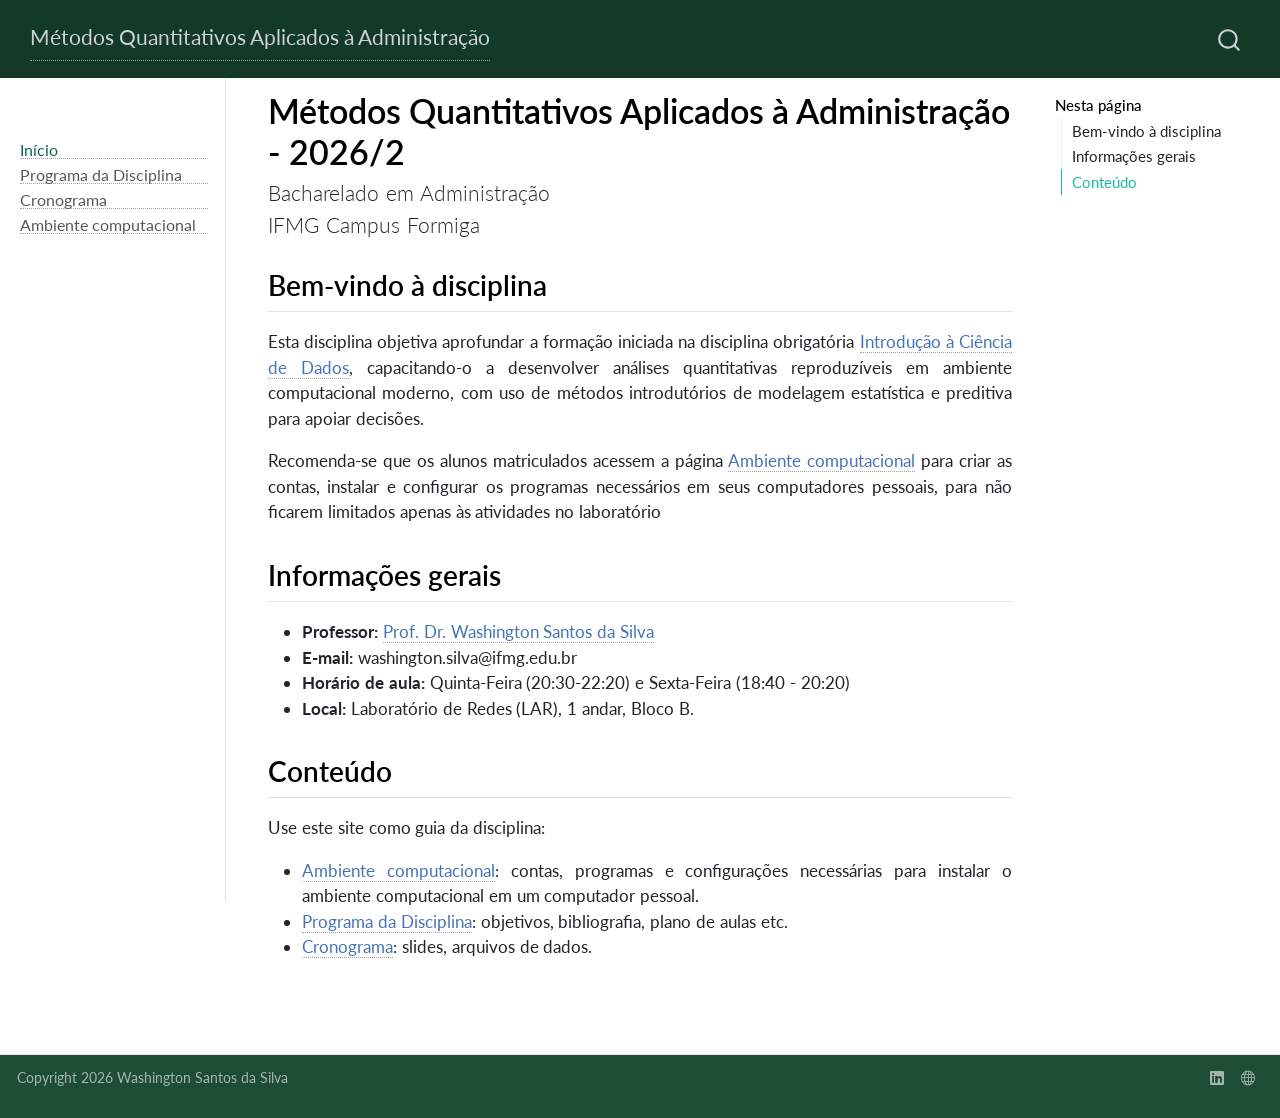
<file: docs/index.html>
<!DOCTYPE html>
<html xmlns="http://www.w3.org/1999/xhtml" lang="pt-BR" xml:lang="pt-BR"><head>

<meta charset="utf-8">
<meta name="generator" content="quarto-1.10.18">

<meta name="viewport" content="width=device-width, initial-scale=1.0, user-scalable=yes">


<title>Métodos Quantitativos Aplicados à Administração - 2026/2 – Métodos Quantitativos Aplicados à Administração</title>
<style>
/* Default styles provided by pandoc.
** See https://pandoc.org/MANUAL.html#variables-for-html for config info.
*/
span.smallcaps{font-variant: small-caps;}
div.columns{display: flex; gap: 1.5em;}
div.column{flex: auto;}
@media screen {
div.columns{gap: min(4vw, 1.5em);}
div.column{overflow-x: auto;}
}
div.hanging-indent{margin-left: 1.5em; text-indent: -1.5em;}
ul.task-list{list-style: none;}
ul.task-list li input[type="checkbox"] {
  width: 0.8em;
  margin: 0 0.8em 0.2em -1em; /* quarto-specific, see https://github.com/quarto-dev/quarto-cli/issues/4556 */ 
  vertical-align: middle;
}
</style>


<script src="site_libs/quarto-nav/quarto-nav.js"></script>
<script src="site_libs/quarto-nav/headroom.min.js"></script>
<script src="site_libs/clipboard/clipboard.min.js"></script>
<script src="site_libs/quarto-search/autocomplete.umd.js"></script>
<script src="site_libs/quarto-search/fuse.min.js"></script>
<script src="site_libs/quarto-search/quarto-search.js"></script>
<meta name="quarto:offset" content="./">
<script src="site_libs/quarto-html/quarto.js" type="module"></script>
<script src="site_libs/quarto-html/tabsets/tabsets.js" type="module"></script>
<script src="site_libs/quarto-html/popper.min.js"></script>
<script src="site_libs/quarto-html/tippy.umd.min.js"></script>
<script src="site_libs/quarto-html/anchor.min.js"></script>
<link href="site_libs/quarto-html/tippy.css" rel="stylesheet">
<link href="site_libs/quarto-html/quarto-syntax-highlighting-64a204ab8560d761af7679ceaba22944.css" rel="stylesheet" id="quarto-text-highlighting-styles">
<script src="site_libs/bootstrap/bootstrap.min.js"></script>
<link href="site_libs/bootstrap/bootstrap-icons.css" rel="stylesheet">
<link href="site_libs/bootstrap/bootstrap-d1bb5673b0c52643352dec3c37f18bb3.min.css" rel="stylesheet" append-hash="true" id="quarto-bootstrap" data-mode="light">
<script id="quarto-search-options" type="application/json">{
  "location": "navbar",
  "copy-button": false,
  "collapse-after": 3,
  "panel-placement": "end",
  "type": "overlay",
  "limit": 50,
  "keyboard-shortcut": [
    "f",
    "/",
    "s"
  ],
  "show-item-context": false,
  "language": {
    "search-no-results-text": "Nenhum resultado",
    "search-matching-documents-text": "documentos correspondentes",
    "search-copy-link-title": "Copiar link para a busca",
    "search-hide-matches-text": "Esconder correspondências adicionais",
    "search-more-match-text": "mais correspondência neste documento",
    "search-more-matches-text": "mais correspondências neste documento",
    "search-clear-button-title": "Limpar",
    "search-text-placeholder": "",
    "search-detached-cancel-button-title": "Cancelar",
    "search-submit-button-title": "Enviar",
    "search-label": "Procurar"
  }
}</script>


<link rel="stylesheet" href="styles.css">
</head>

<body class="nav-sidebar docked nav-fixed quarto-light">

<div id="quarto-search-results"></div>
  <header id="quarto-header" class="headroom fixed-top">
    <nav class="navbar navbar-expand-lg " data-bs-theme="dark">
      <div class="navbar-container container-fluid">
      <div class="navbar-brand-container mx-auto">
    <a class="navbar-brand" href="./index.html">
    <span class="navbar-title">Métodos Quantitativos Aplicados à Administração</span>
    </a>
  </div>
        <div class="quarto-navbar-tools tools-end">
</div>
          <div id="quarto-search" class="" title="Procurar"></div>
      </div> <!-- /container-fluid -->
    </nav>
  <nav class="quarto-secondary-nav">
    <div class="container-fluid d-flex">
      <button type="button" class="quarto-btn-toggle btn" data-bs-toggle="collapse" role="button" data-bs-target=".quarto-sidebar-collapse-item" aria-controls="quarto-sidebar" aria-expanded="false" aria-label="Alternar barra lateral" onclick="if (window.quartoToggleHeadroom) { window.quartoToggleHeadroom(); }">
        <i class="bi bi-layout-text-sidebar-reverse"></i>
      </button>
        <nav class="quarto-page-breadcrumbs" aria-label="breadcrumb"><ol class="breadcrumb"><li class="breadcrumb-item"><a href="./index.html">Início</a></li></ol></nav>
        <a class="flex-grow-1" role="navigation" data-bs-toggle="collapse" data-bs-target=".quarto-sidebar-collapse-item" aria-controls="quarto-sidebar" aria-expanded="false" aria-label="Alternar barra lateral" onclick="if (window.quartoToggleHeadroom) { window.quartoToggleHeadroom(); }">      
        </a>
      <button type="button" class="btn quarto-search-button" aria-label="Procurar" onclick="window.quartoOpenSearch();">
        <i class="bi bi-search"></i>
      </button>
    </div>
  </nav>
</header>
<!-- content -->
<div id="quarto-content" class="quarto-container page-columns page-rows-contents page-layout-article page-navbar">
<!-- sidebar -->
  <nav id="quarto-sidebar" class="sidebar collapse collapse-horizontal quarto-sidebar-collapse-item sidebar-navigation docked overflow-auto">
        <div class="mt-2 flex-shrink-0 align-items-center">
        <div class="sidebar-search">
        <div id="quarto-search" class="" title="Procurar"></div>
        </div>
        </div>
    <div class="sidebar-menu-container"> 
    <ul class="list-unstyled mt-1">
        <li class="sidebar-item">
  <div class="sidebar-item-container"> 
  <a href="./index.html" class="sidebar-item-text sidebar-link active">
 <span class="menu-text">Início</span></a>
  </div>
</li>
        <li class="sidebar-item">
  <div class="sidebar-item-container"> 
  <a href="./programa.html" class="sidebar-item-text sidebar-link">
 <span class="menu-text">Programa da Disciplina</span></a>
  </div>
</li>
        <li class="sidebar-item">
  <div class="sidebar-item-container"> 
  <a href="./cronograma.html" class="sidebar-item-text sidebar-link">
 <span class="menu-text">Cronograma</span></a>
  </div>
</li>
        <li class="sidebar-item">
  <div class="sidebar-item-container"> 
  <a href="./ambiente_computacional.html" class="sidebar-item-text sidebar-link">
 <span class="menu-text">Ambiente computacional</span></a>
  </div>
</li>
    </ul>
    </div>
</nav>
<div id="quarto-sidebar-glass" class="quarto-sidebar-collapse-item" data-bs-toggle="collapse" data-bs-target=".quarto-sidebar-collapse-item"></div>
<!-- margin-sidebar -->
    <div id="quarto-margin-sidebar" class="sidebar margin-sidebar">
        <nav id="TOC" role="doc-toc" class="toc-active">
    <h2 id="toc-title">Nesta página</h2>
   
  <ul>
  <li><a href="#bem-vindo-à-disciplina" id="toc-bem-vindo-à-disciplina" class="nav-link active" data-scroll-target="#bem-vindo-à-disciplina">Bem-vindo à disciplina</a></li>
  <li><a href="#informações-gerais" id="toc-informações-gerais" class="nav-link" data-scroll-target="#informações-gerais">Informações gerais</a></li>
  <li><a href="#conteúdo" id="toc-conteúdo" class="nav-link" data-scroll-target="#conteúdo">Conteúdo</a></li>
  </ul>
</nav>
    </div>
<!-- main -->
<main class="content" id="quarto-document-content">

<header id="title-block-header" class="quarto-title-block default">
<div class="quarto-title">
<h1 class="title">Métodos Quantitativos Aplicados à Administração - 2026/2</h1>
<p class="subtitle lead">Bacharelado em Administração <br> IFMG Campus Formiga</p>
</div>



<div class="quarto-title-meta">

    
  
    
  </div>
  


</header>


<section id="bem-vindo-à-disciplina" class="level2">
<h2 class="anchored" data-anchor-id="bem-vindo-à-disciplina">Bem-vindo à disciplina</h2>
<p>Esta disciplina objetiva aprofundar a formação iniciada na disciplina obrigatória <a href="https://washingtonsilva.github.io/site_bach_icd2026/" target="_blank">Introdução à Ciência de Dados</a>, capacitando-o a desenvolver análises quantitativas reproduzíveis em ambiente computacional moderno, com uso de métodos introdutórios de modelagem estatística e preditiva para apoiar decisões.</p>
<p>Recomenda-se que os alunos matriculados acessem a página <a href="./ambiente_computacional.html">Ambiente computacional</a> para criar as contas, instalar e configurar os programas necessários em seus computadores pessoais, para não ficarem limitados apenas às atividades no laboratório</p>
</section>
<section id="informações-gerais" class="level2">
<h2 class="anchored" data-anchor-id="informações-gerais">Informações gerais</h2>
<ul>
<li><strong>Professor:</strong> <a href="https://washingtonsilva.github.io" target="_blank">Prof.&nbsp;Dr.&nbsp;Washington Santos da Silva</a></li>
<li><strong>E-mail:</strong> washington.silva@ifmg.edu.br</li>
<li><strong>Horário de aula:</strong> Quinta-Feira (20:30-22:20) e Sexta-Feira (18:40 - 20:20)</li>
<li><strong>Local:</strong> Laboratório de Redes (LAR), 1 andar, Bloco B.</li>
</ul>
</section>
<section id="conteúdo" class="level2">
<h2 class="anchored" data-anchor-id="conteúdo">Conteúdo</h2>
<p>Use este site como guia da disciplina:</p>
<ul>
<li><a href="./ambiente_computacional.html">Ambiente computacional</a>: contas, programas e configurações necessárias para instalar o ambiente computacional em um computador pessoal.</li>
<li><a href="./programa.html">Programa da Disciplina</a>: objetivos, bibliografia, plano de aulas etc.</li>
<li><a href="./cronograma.html">Cronograma</a>: slides, arquivos de dados.</li>
</ul>


</section>

</main> <!-- /main -->
<script id="quarto-html-after-body" type="application/javascript">
  window.document.addEventListener("DOMContentLoaded", function (event) {
    const icon = "";
    const anchorJS = new window.AnchorJS();
    anchorJS.options = {
      placement: 'right',
      icon: icon
    };
    anchorJS.add('.anchored');
    const isCodeAnnotation = (el) => {
      for (const clz of el.classList) {
        if (clz.startsWith('code-annotation-')) {                     
          return true;
        }
      }
      return false;
    }
    const onCopySuccess = function(e) {
      // button target
      const button = e.trigger;
      // don't keep focus
      button.blur();
      // flash "checked"
      button.classList.add('code-copy-button-checked');
      var currentTitle = button.getAttribute("title");
      button.setAttribute("title", "Copiada");
      let tooltip;
      if (window.bootstrap) {
        button.setAttribute("data-bs-toggle", "tooltip");
        button.setAttribute("data-bs-placement", "left");
        button.setAttribute("data-bs-title", "Copiada");
        tooltip = new bootstrap.Tooltip(button, 
          { trigger: "manual", 
            customClass: "code-copy-button-tooltip",
            offset: [0, -8]});
        tooltip.show();    
      }
      setTimeout(function() {
        if (tooltip) {
          tooltip.hide();
          button.removeAttribute("data-bs-title");
          button.removeAttribute("data-bs-toggle");
          button.removeAttribute("data-bs-placement");
        }
        button.setAttribute("title", currentTitle);
        button.classList.remove('code-copy-button-checked');
      }, 1000);
      // clear code selection
      e.clearSelection();
    }
    const getTextToCopy = function(trigger) {
      const outerScaffold = trigger.parentElement.cloneNode(true);
      const codeEl = outerScaffold.querySelector('code');
      for (const childEl of codeEl.children) {
        if (isCodeAnnotation(childEl)) {
          childEl.remove();
        }
      }
      return codeEl.innerText;
    }
    const clipboard = new window.ClipboardJS('.code-copy-button:not([data-in-quarto-modal])', {
      text: getTextToCopy
    });
    clipboard.on('success', onCopySuccess);
    if (window.document.getElementById('quarto-embedded-source-code-modal')) {
      const clipboardModal = new window.ClipboardJS('.code-copy-button[data-in-quarto-modal]', {
        text: getTextToCopy,
        container: window.document.getElementById('quarto-embedded-source-code-modal')
      });
      clipboardModal.on('success', onCopySuccess);
    }
      var localhostRegex = new RegExp(/^(?:http|https):\/\/localhost\:?[0-9]*\//);
      var mailtoRegex = new RegExp(/^mailto:/);
        var filterRegex = new RegExp('/' + window.location.host + '/');
      var isInternal = (href) => {
          return filterRegex.test(href) || localhostRegex.test(href) || mailtoRegex.test(href);
      }
      // Inspect non-navigation links and adorn them if external
     var links = window.document.querySelectorAll('a[href]:not(.nav-link):not(.navbar-brand):not(.toc-action):not(.sidebar-link):not(.sidebar-item-toggle):not(.pagination-link):not(.no-external):not([aria-hidden]):not(.dropdown-item):not(.quarto-navigation-tool):not(.about-link)');
      for (var i=0; i<links.length; i++) {
        const link = links[i];
        if (!isInternal(link.href)) {
          // undo the damage that might have been done by quarto-nav.js in the case of
          // links that we want to consider external
          if (link.dataset.originalHref !== undefined) {
            link.href = link.dataset.originalHref;
          }
        }
      }
    function tippyHover(el, contentFn, onTriggerFn, onUntriggerFn) {
      const config = {
        allowHTML: true,
        maxWidth: 500,
        delay: 100,
        arrow: false,
        appendTo: function(el) {
            return el.parentElement;
        },
        interactive: true,
        interactiveBorder: 10,
        theme: 'quarto',
        placement: 'bottom-start',
      };
      if (contentFn) {
        config.content = contentFn;
      }
      if (onTriggerFn) {
        config.onTrigger = onTriggerFn;
      }
      if (onUntriggerFn) {
        config.onUntrigger = onUntriggerFn;
      }
      window.tippy(el, config); 
    }
    const noterefs = window.document.querySelectorAll('a[role="doc-noteref"]');
    for (var i=0; i<noterefs.length; i++) {
      const ref = noterefs[i];
      tippyHover(ref, function() {
        // use id or data attribute instead here
        let href = ref.getAttribute('data-footnote-href') || ref.getAttribute('href');
        try { href = new URL(href).hash; } catch {}
        const id = href.replace(/^#\/?/, "");
        const note = window.document.getElementById(id);
        if (note) {
          return note.innerHTML;
        } else {
          return "";
        }
      });
    }
    const xrefs = window.document.querySelectorAll('a.quarto-xref');
    const processXRef = (id, note) => {
      // Strip column container classes
      const stripColumnClz = (el) => {
        el.classList.remove("page-full", "page-columns");
        if (el.children) {
          for (const child of el.children) {
            stripColumnClz(child);
          }
        }
      }
      stripColumnClz(note)
      if (id === null || id.startsWith('sec-')) {
        // Special case sections, only their first couple elements
        const container = document.createElement("div");
        if (note.children && note.children.length > 2) {
          container.appendChild(note.children[0].cloneNode(true));
          for (let i = 1; i < note.children.length; i++) {
            const child = note.children[i];
            if (child.tagName === "P" && child.innerText === "") {
              continue;
            } else {
              container.appendChild(child.cloneNode(true));
              break;
            }
          }
          if (window.Quarto?.typesetMath) {
            window.Quarto.typesetMath(container);
          }
          return container.innerHTML
        } else {
          if (window.Quarto?.typesetMath) {
            window.Quarto.typesetMath(note);
          }
          return note.innerHTML;
        }
      } else {
        // Remove any anchor links if they are present
        const anchorLink = note.querySelector('a.anchorjs-link');
        if (anchorLink) {
          anchorLink.remove();
        }
        if (window.Quarto?.typesetMath) {
          window.Quarto.typesetMath(note);
        }
        if (note.classList.contains("callout")) {
          return note.outerHTML;
        } else {
          return note.innerHTML;
        }
      }
    }
    for (var i=0; i<xrefs.length; i++) {
      const xref = xrefs[i];
      tippyHover(xref, undefined, function(instance) {
        instance.disable();
        let url = xref.getAttribute('href');
        let hash = undefined; 
        if (url.startsWith('#')) {
          hash = url;
        } else {
          try { hash = new URL(url).hash; } catch {}
        }
        if (hash) {
          const id = hash.replace(/^#\/?/, "");
          const note = window.document.getElementById(id);
          if (note !== null) {
            try {
              const html = processXRef(id, note.cloneNode(true));
              instance.setContent(html);
            } finally {
              instance.enable();
              instance.show();
            }
          } else {
            // See if we can fetch this
            fetch(url.split('#')[0])
            .then(res => res.text())
            .then(html => {
              const parser = new DOMParser();
              const htmlDoc = parser.parseFromString(html, "text/html");
              const note = htmlDoc.getElementById(id);
              if (note !== null) {
                const html = processXRef(id, note);
                instance.setContent(html);
              } 
            }).finally(() => {
              instance.enable();
              instance.show();
            });
          }
        } else {
          // See if we can fetch a full url (with no hash to target)
          // This is a special case and we should probably do some content thinning / targeting
          fetch(url)
          .then(res => res.text())
          .then(html => {
            const parser = new DOMParser();
            const htmlDoc = parser.parseFromString(html, "text/html");
            const note = htmlDoc.querySelector('main.content');
            if (note !== null) {
              // This should only happen for chapter cross references
              // (since there is no id in the URL)
              // remove the first header
              if (note.children.length > 0 && note.children[0].tagName === "HEADER") {
                note.children[0].remove();
              }
              const html = processXRef(null, note);
              instance.setContent(html);
            } 
          }).finally(() => {
            instance.enable();
            instance.show();
          });
        }
      }, function(instance) {
      });
    }
        let selectedAnnoteEl;
        const selectorForAnnotation = ( cell, annotation) => {
          let cellAttr = 'data-code-cell="' + cell + '"';
          let lineAttr = 'data-code-annotation="' +  annotation + '"';
          const selector = 'span[' + cellAttr + '][' + lineAttr + ']';
          return selector;
        }
        const selectCodeLines = (annoteEl) => {
          const doc = window.document;
          const targetCell = annoteEl.getAttribute("data-target-cell");
          const targetAnnotation = annoteEl.getAttribute("data-target-annotation");
          const annoteSpan = window.document.querySelector(selectorForAnnotation(targetCell, targetAnnotation));
          const lines = annoteSpan.getAttribute("data-code-lines").split(",");
          const lineIds = lines.map((line) => {
            return targetCell + "-" + line;
          })
          let top = null;
          let height = null;
          let parent = null;
          if (lineIds.length > 0) {
              //compute the position of the single el (top and bottom and make a div)
              const el = window.document.getElementById(lineIds[0]);
              top = el.offsetTop;
              height = el.offsetHeight;
              parent = el.parentElement.parentElement;
            if (lineIds.length > 1) {
              const lastEl = window.document.getElementById(lineIds[lineIds.length - 1]);
              const bottom = lastEl.offsetTop + lastEl.offsetHeight;
              height = bottom - top;
            }
            if (top !== null && height !== null && parent !== null) {
              // cook up a div (if necessary) and position it 
              let div = window.document.getElementById("code-annotation-line-highlight");
              if (div === null) {
                div = window.document.createElement("div");
                div.setAttribute("id", "code-annotation-line-highlight");
                div.style.position = 'absolute';
                parent.appendChild(div);
              }
              div.style.top = top - 2 + "px";
              div.style.height = height + 4 + "px";
              div.style.left = 0;
              let gutterDiv = window.document.getElementById("code-annotation-line-highlight-gutter");
              if (gutterDiv === null) {
                gutterDiv = window.document.createElement("div");
                gutterDiv.setAttribute("id", "code-annotation-line-highlight-gutter");
                gutterDiv.style.position = 'absolute';
                const codeCell = window.document.getElementById(targetCell);
                const gutter = codeCell.querySelector('.code-annotation-gutter');
                gutter.appendChild(gutterDiv);
              }
              gutterDiv.style.top = top - 2 + "px";
              gutterDiv.style.height = height + 4 + "px";
            }
            selectedAnnoteEl = annoteEl;
          }
        };
        const unselectCodeLines = () => {
          const elementsIds = ["code-annotation-line-highlight", "code-annotation-line-highlight-gutter"];
          elementsIds.forEach((elId) => {
            const div = window.document.getElementById(elId);
            if (div) {
              div.remove();
            }
          });
          selectedAnnoteEl = undefined;
        };
          // Handle positioning of the toggle
      window.addEventListener(
        "resize",
        throttle(() => {
          elRect = undefined;
          if (selectedAnnoteEl) {
            selectCodeLines(selectedAnnoteEl);
          }
        }, 10)
      );
      function throttle(fn, ms) {
      let throttle = false;
      let timer;
        return (...args) => {
          if(!throttle) { // first call gets through
              fn.apply(this, args);
              throttle = true;
          } else { // all the others get throttled
              if(timer) clearTimeout(timer); // cancel #2
              timer = setTimeout(() => {
                fn.apply(this, args);
                timer = throttle = false;
              }, ms);
          }
        };
      }
        // Attach click handler to the DT
        const annoteDls = window.document.querySelectorAll('dt[data-target-cell]');
        for (const annoteDlNode of annoteDls) {
          annoteDlNode.addEventListener('click', (event) => {
            const clickedEl = event.target;
            if (clickedEl !== selectedAnnoteEl) {
              unselectCodeLines();
              const activeEl = window.document.querySelector('dt[data-target-cell].code-annotation-active');
              if (activeEl) {
                activeEl.classList.remove('code-annotation-active');
              }
              selectCodeLines(clickedEl);
              clickedEl.classList.add('code-annotation-active');
            } else {
              // Unselect the line
              unselectCodeLines();
              clickedEl.classList.remove('code-annotation-active');
            }
          });
        }
    const findCites = (el) => {
      const parentEl = el.parentElement;
      if (parentEl) {
        const cites = parentEl.dataset.cites;
        if (cites) {
          return {
            el,
            cites: cites.split(' ')
          };
        } else {
          return findCites(el.parentElement)
        }
      } else {
        return undefined;
      }
    };
    var bibliorefs = window.document.querySelectorAll('a[role="doc-biblioref"]');
    for (var i=0; i<bibliorefs.length; i++) {
      const ref = bibliorefs[i];
      const citeInfo = findCites(ref);
      if (citeInfo) {
        tippyHover(citeInfo.el, function() {
          var popup = window.document.createElement('div');
          citeInfo.cites.forEach(function(cite) {
            var citeDiv = window.document.createElement('div');
            citeDiv.classList.add('hanging-indent');
            citeDiv.classList.add('csl-entry');
            var biblioDiv = window.document.getElementById('ref-' + cite);
            if (biblioDiv) {
              citeDiv.innerHTML = biblioDiv.innerHTML;
            }
            popup.appendChild(citeDiv);
          });
          return popup.innerHTML;
        });
      }
    }
  });
  </script>
</div> <!-- /content -->
<footer class="footer">
  <div class="nav-footer">
    <div class="nav-footer-left">
<p>Copyright 2026 Washington Santos da Silva</p>
</div>   
    <div class="nav-footer-center">
      &nbsp;
    </div>
    <div class="nav-footer-right">
      <ul class="footer-items list-unstyled">
    <li class="nav-item compact">
    <a class="nav-link" href="https://www.linkedin.com/in/washingtonssilva/">
      <i class="bi bi-linkedin" role="img">
</i> 
    </a>
  </li>  
    <li class="nav-item compact">
    <a class="nav-link" href="https://washingtonsilva.github.io">
      <i class="bi bi-globe" role="img">
</i> 
    </a>
  </li>  
</ul>
    </div>
  </div>
</footer>




</body></html>
</file>
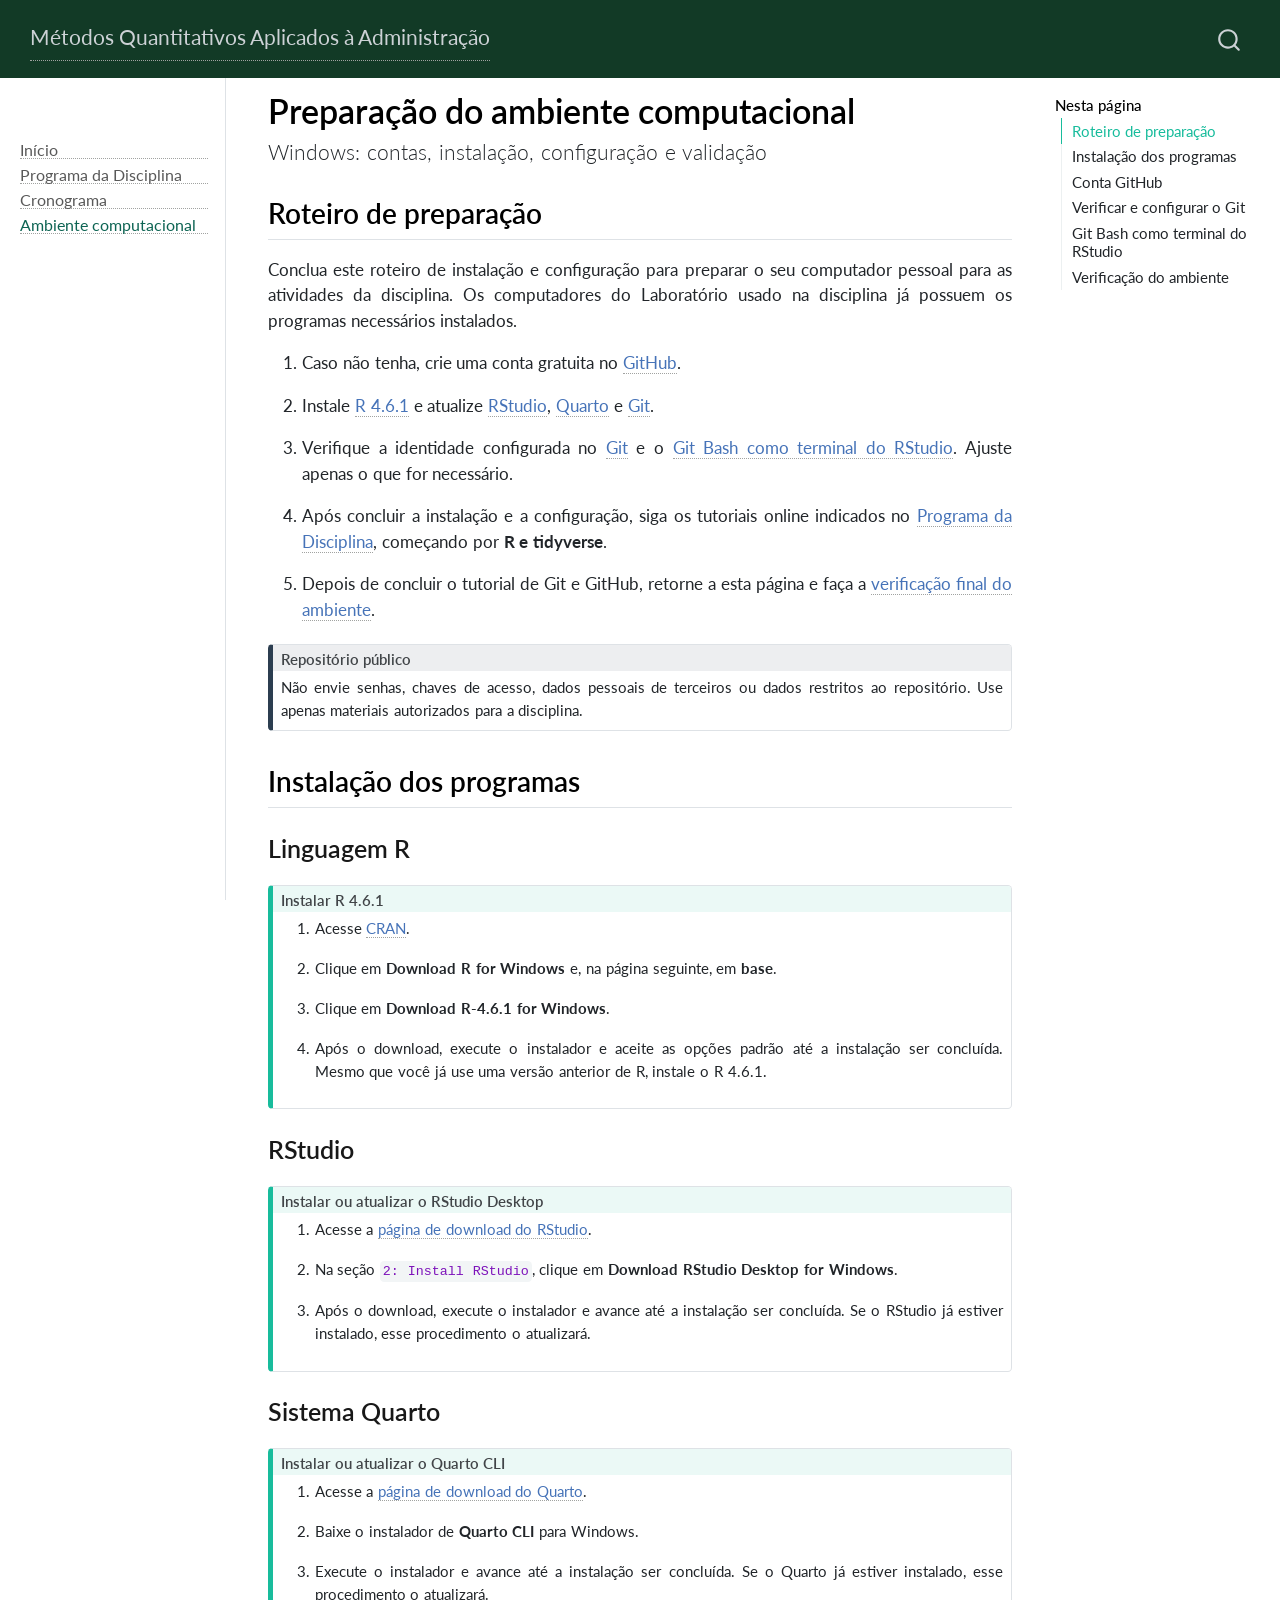
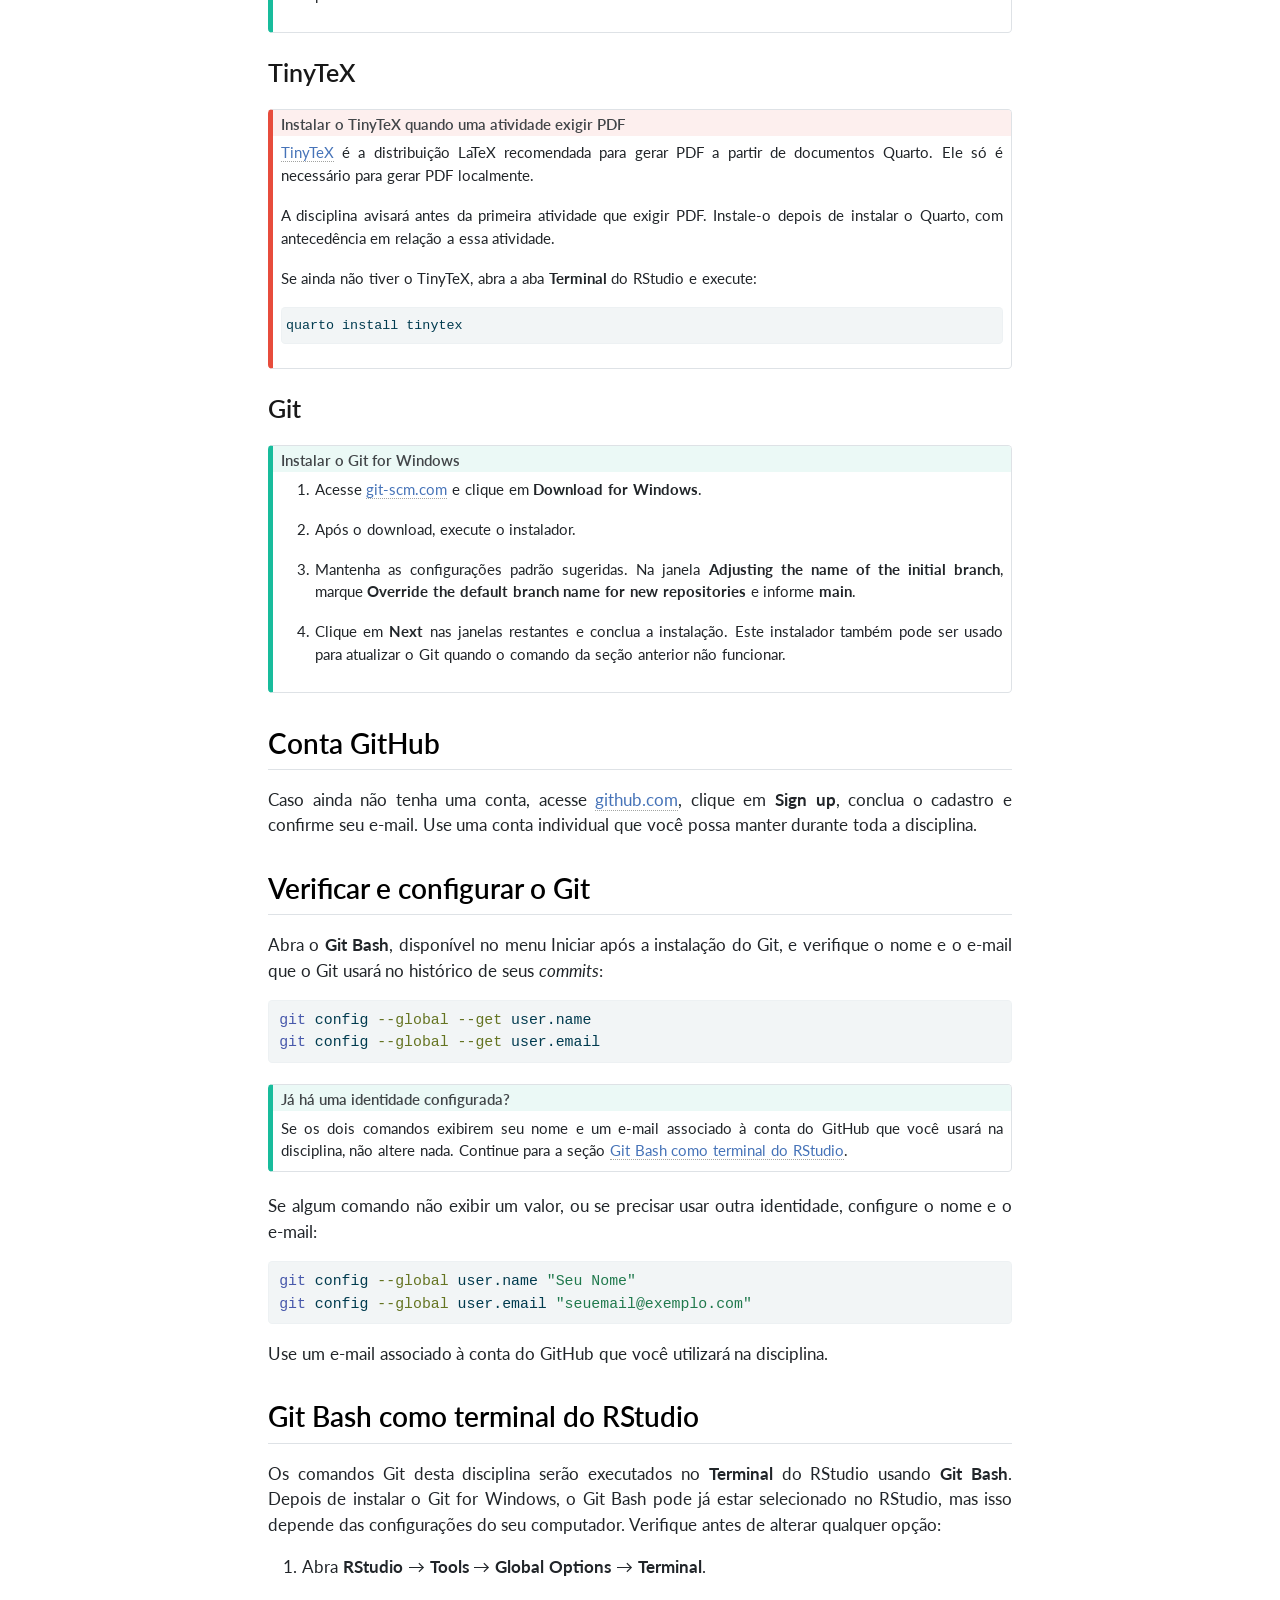
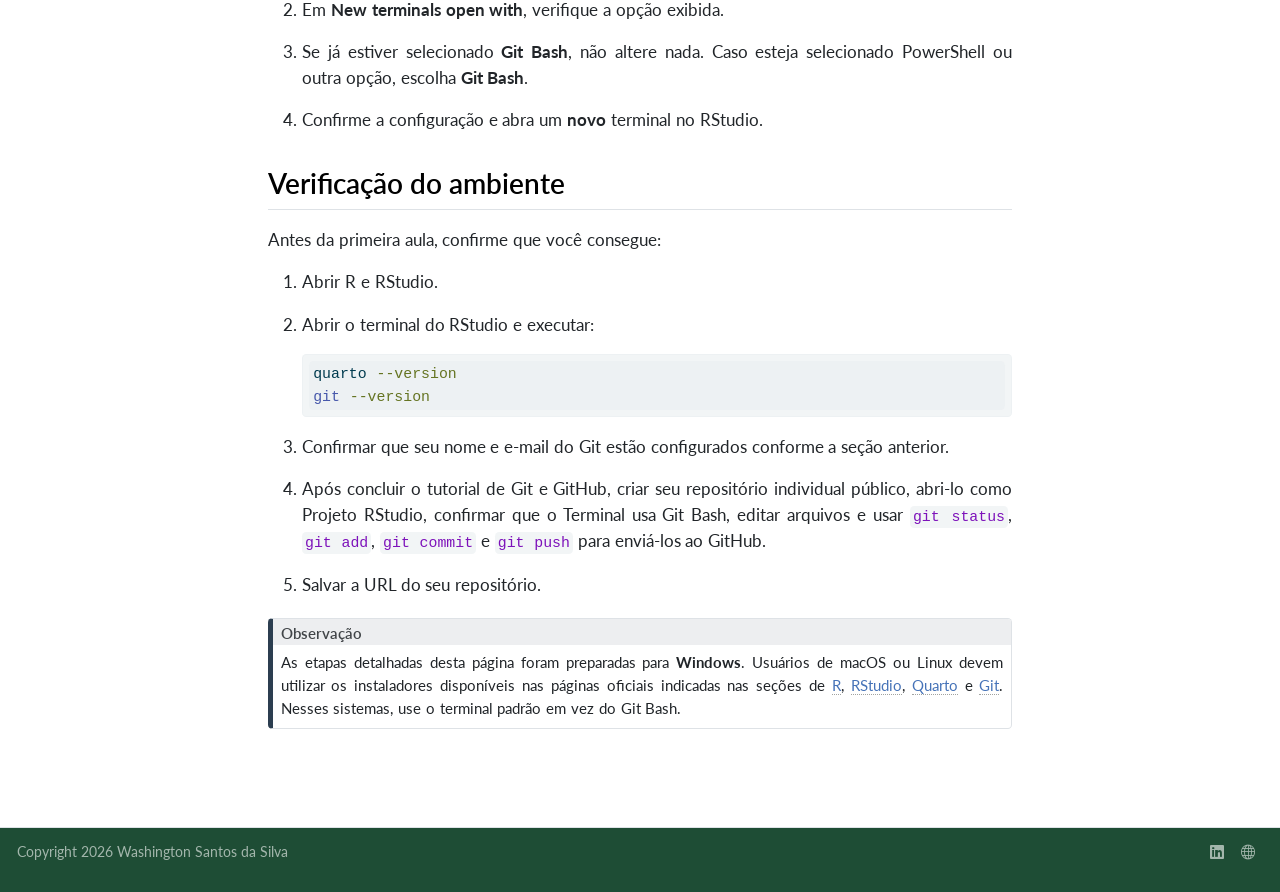
<file: docs/ambiente_computacional.html>
<!DOCTYPE html>
<html xmlns="http://www.w3.org/1999/xhtml" lang="pt-BR" xml:lang="pt-BR"><head>

<meta charset="utf-8">
<meta name="generator" content="quarto-1.10.18">

<meta name="viewport" content="width=device-width, initial-scale=1.0, user-scalable=yes">


<title>Preparação do ambiente computacional – Métodos Quantitativos Aplicados à Administração</title>
<style>
/* Default styles provided by pandoc.
** See https://pandoc.org/MANUAL.html#variables-for-html for config info.
*/
span.smallcaps{font-variant: small-caps;}
div.columns{display: flex; gap: 1.5em;}
div.column{flex: auto;}
@media screen {
div.columns{gap: min(4vw, 1.5em);}
div.column{overflow-x: auto;}
}
div.hanging-indent{margin-left: 1.5em; text-indent: -1.5em;}
ul.task-list{list-style: none;}
ul.task-list li input[type="checkbox"] {
  width: 0.8em;
  margin: 0 0.8em 0.2em -1em; /* quarto-specific, see https://github.com/quarto-dev/quarto-cli/issues/4556 */ 
  vertical-align: middle;
}
/* CSS for syntax highlighting */
html { -webkit-text-size-adjust: 100%; }
pre > code.sourceCode { white-space: pre; position: relative; }
pre > code.sourceCode > span { display: inline-block; line-height: 1.25; }
pre > code.sourceCode > span:empty { height: 1.2em; }
.sourceCode { overflow: visible; }
code.sourceCode > span { color: inherit; text-decoration: inherit; }
div.sourceCode { margin: 1em 0; }
pre.sourceCode { margin: 0; }
@media screen {
div.sourceCode { overflow: auto; }
}
@media print {
pre > code.sourceCode { white-space: pre-wrap; }
pre > code.sourceCode > span { text-indent: -5em; padding-left: 5em; }
}
pre.numberSource code
  { counter-reset: source-line 0; }
pre.numberSource code > span
  { position: relative; left: -4em; counter-increment: source-line; }
pre.numberSource code > span > a:first-child::before
  { content: counter(source-line);
    position: relative; left: -1em; text-align: right; vertical-align: baseline;
    border: none; display: inline-block;
    -webkit-touch-callout: none; -webkit-user-select: none;
    -khtml-user-select: none; -moz-user-select: none;
    -ms-user-select: none; user-select: none;
    padding: 0 4px; width: 4em;
  }
pre.numberSource { margin-left: 3em;  padding-left: 4px; }
div.sourceCode
  {   }
@media screen {
pre > code.sourceCode > span > a:first-child::before { text-decoration: underline; }
}
</style>


<script src="site_libs/quarto-nav/quarto-nav.js"></script>
<script src="site_libs/quarto-nav/headroom.min.js"></script>
<script src="site_libs/clipboard/clipboard.min.js"></script>
<script src="site_libs/quarto-search/autocomplete.umd.js"></script>
<script src="site_libs/quarto-search/fuse.min.js"></script>
<script src="site_libs/quarto-search/quarto-search.js"></script>
<meta name="quarto:offset" content="./">
<script src="site_libs/quarto-html/quarto.js" type="module"></script>
<script src="site_libs/quarto-html/tabsets/tabsets.js" type="module"></script>
<script src="site_libs/quarto-html/popper.min.js"></script>
<script src="site_libs/quarto-html/tippy.umd.min.js"></script>
<script src="site_libs/quarto-html/anchor.min.js"></script>
<link href="site_libs/quarto-html/tippy.css" rel="stylesheet">
<link href="site_libs/quarto-html/quarto-syntax-highlighting-64a204ab8560d761af7679ceaba22944.css" rel="stylesheet" id="quarto-text-highlighting-styles">
<script src="site_libs/bootstrap/bootstrap.min.js"></script>
<link href="site_libs/bootstrap/bootstrap-icons.css" rel="stylesheet">
<link href="site_libs/bootstrap/bootstrap-d1bb5673b0c52643352dec3c37f18bb3.min.css" rel="stylesheet" append-hash="true" id="quarto-bootstrap" data-mode="light">
<script id="quarto-search-options" type="application/json">{
  "location": "navbar",
  "copy-button": false,
  "collapse-after": 3,
  "panel-placement": "end",
  "type": "overlay",
  "limit": 50,
  "keyboard-shortcut": [
    "f",
    "/",
    "s"
  ],
  "show-item-context": false,
  "language": {
    "search-no-results-text": "Nenhum resultado",
    "search-matching-documents-text": "documentos correspondentes",
    "search-copy-link-title": "Copiar link para a busca",
    "search-hide-matches-text": "Esconder correspondências adicionais",
    "search-more-match-text": "mais correspondência neste documento",
    "search-more-matches-text": "mais correspondências neste documento",
    "search-clear-button-title": "Limpar",
    "search-text-placeholder": "",
    "search-detached-cancel-button-title": "Cancelar",
    "search-submit-button-title": "Enviar",
    "search-label": "Procurar"
  }
}</script>


<link rel="stylesheet" href="styles.css">
</head>

<body class="nav-sidebar docked nav-fixed quarto-light">

<div id="quarto-search-results"></div>
  <header id="quarto-header" class="headroom fixed-top">
    <nav class="navbar navbar-expand-lg " data-bs-theme="dark">
      <div class="navbar-container container-fluid">
      <div class="navbar-brand-container mx-auto">
    <a class="navbar-brand" href="./index.html">
    <span class="navbar-title">Métodos Quantitativos Aplicados à Administração</span>
    </a>
  </div>
        <div class="quarto-navbar-tools tools-end">
</div>
          <div id="quarto-search" class="" title="Procurar"></div>
      </div> <!-- /container-fluid -->
    </nav>
  <nav class="quarto-secondary-nav">
    <div class="container-fluid d-flex">
      <button type="button" class="quarto-btn-toggle btn" data-bs-toggle="collapse" role="button" data-bs-target=".quarto-sidebar-collapse-item" aria-controls="quarto-sidebar" aria-expanded="false" aria-label="Alternar barra lateral" onclick="if (window.quartoToggleHeadroom) { window.quartoToggleHeadroom(); }">
        <i class="bi bi-layout-text-sidebar-reverse"></i>
      </button>
        <nav class="quarto-page-breadcrumbs" aria-label="breadcrumb"><ol class="breadcrumb"><li class="breadcrumb-item"><a href="./ambiente_computacional.html">Ambiente computacional</a></li></ol></nav>
        <a class="flex-grow-1" role="navigation" data-bs-toggle="collapse" data-bs-target=".quarto-sidebar-collapse-item" aria-controls="quarto-sidebar" aria-expanded="false" aria-label="Alternar barra lateral" onclick="if (window.quartoToggleHeadroom) { window.quartoToggleHeadroom(); }">      
        </a>
      <button type="button" class="btn quarto-search-button" aria-label="Procurar" onclick="window.quartoOpenSearch();">
        <i class="bi bi-search"></i>
      </button>
    </div>
  </nav>
</header>
<!-- content -->
<div id="quarto-content" class="quarto-container page-columns page-rows-contents page-layout-article page-navbar">
<!-- sidebar -->
  <nav id="quarto-sidebar" class="sidebar collapse collapse-horizontal quarto-sidebar-collapse-item sidebar-navigation docked overflow-auto">
        <div class="mt-2 flex-shrink-0 align-items-center">
        <div class="sidebar-search">
        <div id="quarto-search" class="" title="Procurar"></div>
        </div>
        </div>
    <div class="sidebar-menu-container"> 
    <ul class="list-unstyled mt-1">
        <li class="sidebar-item">
  <div class="sidebar-item-container"> 
  <a href="./index.html" class="sidebar-item-text sidebar-link">
 <span class="menu-text">Início</span></a>
  </div>
</li>
        <li class="sidebar-item">
  <div class="sidebar-item-container"> 
  <a href="./programa.html" class="sidebar-item-text sidebar-link">
 <span class="menu-text">Programa da Disciplina</span></a>
  </div>
</li>
        <li class="sidebar-item">
  <div class="sidebar-item-container"> 
  <a href="./cronograma.html" class="sidebar-item-text sidebar-link">
 <span class="menu-text">Cronograma</span></a>
  </div>
</li>
        <li class="sidebar-item">
  <div class="sidebar-item-container"> 
  <a href="./ambiente_computacional.html" class="sidebar-item-text sidebar-link active">
 <span class="menu-text">Ambiente computacional</span></a>
  </div>
</li>
    </ul>
    </div>
</nav>
<div id="quarto-sidebar-glass" class="quarto-sidebar-collapse-item" data-bs-toggle="collapse" data-bs-target=".quarto-sidebar-collapse-item"></div>
<!-- margin-sidebar -->
    <div id="quarto-margin-sidebar" class="sidebar margin-sidebar">
        <nav id="TOC" role="doc-toc" class="toc-active">
    <h2 id="toc-title">Nesta página</h2>
   
  <ul>
  <li><a href="#sec-preparacao" id="toc-sec-preparacao" class="nav-link active" data-scroll-target="#sec-preparacao">Roteiro de preparação</a></li>
  <li><a href="#instalação-dos-programas" id="toc-instalação-dos-programas" class="nav-link" data-scroll-target="#instalação-dos-programas">Instalação dos programas</a>
  <ul class="collapse">
  <li><a href="#sec-r" id="toc-sec-r" class="nav-link" data-scroll-target="#sec-r">Linguagem R</a></li>
  <li><a href="#sec-rstudio" id="toc-sec-rstudio" class="nav-link" data-scroll-target="#sec-rstudio">RStudio</a></li>
  <li><a href="#sec-quarto" id="toc-sec-quarto" class="nav-link" data-scroll-target="#sec-quarto">Sistema Quarto</a></li>
  <li><a href="#sec-tinytex" id="toc-sec-tinytex" class="nav-link" data-scroll-target="#sec-tinytex">TinyTeX</a></li>
  <li><a href="#sec-git" id="toc-sec-git" class="nav-link" data-scroll-target="#sec-git">Git</a></li>
  </ul></li>
  <li><a href="#sec-github" id="toc-sec-github" class="nav-link" data-scroll-target="#sec-github">Conta GitHub</a></li>
  <li><a href="#sec-configurar-git" id="toc-sec-configurar-git" class="nav-link" data-scroll-target="#sec-configurar-git">Verificar e configurar o Git</a></li>
  <li><a href="#sec-git-bash" id="toc-sec-git-bash" class="nav-link" data-scroll-target="#sec-git-bash">Git Bash como terminal do RStudio</a></li>
  <li><a href="#sec-validacao" id="toc-sec-validacao" class="nav-link" data-scroll-target="#sec-validacao">Verificação do ambiente</a></li>
  </ul>
</nav>
    </div>
<!-- main -->
<main class="content" id="quarto-document-content">

<header id="title-block-header" class="quarto-title-block default">
<div class="quarto-title">
<h1 class="title">Preparação do ambiente computacional</h1>
<p class="subtitle lead">Windows: contas, instalação, configuração e validação</p>
</div>



<div class="quarto-title-meta">

    
  
    
  </div>
  


</header>


<section id="sec-preparacao" class="level2">
<h2 class="anchored" data-anchor-id="sec-preparacao">Roteiro de preparação</h2>
<p>Conclua este roteiro de instalação e configuração para preparar o seu computador pessoal para as atividades da disciplina. Os computadores do Laboratório usado na disciplina já possuem os programas necessários instalados.</p>
<ol type="1">
<li><p>Caso não tenha, crie uma conta gratuita no <a href="#sec-github">GitHub</a>.</p></li>
<li><p>Instale <a href="#sec-r">R 4.6.1</a> e atualize <a href="#sec-rstudio">RStudio</a>, <a href="#sec-quarto">Quarto</a> e <a href="#sec-git">Git</a>.</p></li>
<li><p>Verifique a identidade configurada no <a href="#sec-configurar-git">Git</a> e o <a href="#sec-git-bash">Git Bash como terminal do RStudio</a>. Ajuste apenas o que for necessário.</p></li>
<li><p>Após concluir a instalação e a configuração, siga os tutoriais online indicados no <a href="./programa.html">Programa da Disciplina</a>, começando por <strong>R e tidyverse</strong>.</p></li>
<li><p>Depois de concluir o tutorial de Git e GitHub, retorne a esta página e faça a <a href="#sec-validacao">verificação final do ambiente</a>.</p></li>
</ol>
<div class="callout callout-style-default callout-note no-icon callout-titled">
<div class="callout-header d-flex align-content-center">
<div class="callout-icon-container">
<i class="callout-icon no-icon"></i>
</div>
<div class="callout-title-container flex-fill">
<span class="screen-reader-only">Nota</span>Repositório público
</div>
</div>
<div class="callout-body-container callout-body">
<p>Não envie senhas, chaves de acesso, dados pessoais de terceiros ou dados restritos ao repositório. Use apenas materiais autorizados para a disciplina.</p>
</div>
</div>
</section>
<section id="instalação-dos-programas" class="level2">
<h2 class="anchored" data-anchor-id="instalação-dos-programas">Instalação dos programas</h2>
<section id="sec-r" class="level3">
<h3 class="anchored" data-anchor-id="sec-r">Linguagem R</h3>
<div class="callout callout-style-default callout-tip no-icon callout-titled">
<div class="callout-header d-flex align-content-center">
<div class="callout-icon-container">
<i class="callout-icon no-icon"></i>
</div>
<div class="callout-title-container flex-fill">
<span class="screen-reader-only">Dica</span>Instalar R 4.6.1
</div>
</div>
<div class="callout-body-container callout-body">
<ol type="1">
<li><p>Acesse <a href="https://cloud.r-project.org/" target="_blank">CRAN</a>.</p></li>
<li><p>Clique em <strong>Download R for Windows</strong> e, na página seguinte, em <strong>base</strong>.</p></li>
<li><p>Clique em <strong>Download R-4.6.1 for Windows</strong>.</p></li>
<li><p>Após o download, execute o instalador e aceite as opções padrão até a instalação ser concluída. Mesmo que você já use uma versão anterior de R, instale o R 4.6.1.</p></li>
</ol>
</div>
</div>
</section>
<section id="sec-rstudio" class="level3">
<h3 class="anchored" data-anchor-id="sec-rstudio">RStudio</h3>
<div class="callout callout-style-default callout-tip no-icon callout-titled">
<div class="callout-header d-flex align-content-center">
<div class="callout-icon-container">
<i class="callout-icon no-icon"></i>
</div>
<div class="callout-title-container flex-fill">
<span class="screen-reader-only">Dica</span>Instalar ou atualizar o RStudio Desktop
</div>
</div>
<div class="callout-body-container callout-body">
<ol type="1">
<li><p>Acesse a <a href="https://posit.co/download/rstudio-desktop/" target="_blank">página de download do RStudio</a>.</p></li>
<li><p>Na seção <code>2: Install RStudio</code>, clique em <strong>Download RStudio Desktop for Windows</strong>.</p></li>
<li><p>Após o download, execute o instalador e avance até a instalação ser concluída. Se o RStudio já estiver instalado, esse procedimento o atualizará.</p></li>
</ol>
</div>
</div>
</section>
<section id="sec-quarto" class="level3">
<h3 class="anchored" data-anchor-id="sec-quarto">Sistema Quarto</h3>
<div class="callout callout-style-default callout-tip no-icon callout-titled">
<div class="callout-header d-flex align-content-center">
<div class="callout-icon-container">
<i class="callout-icon no-icon"></i>
</div>
<div class="callout-title-container flex-fill">
<span class="screen-reader-only">Dica</span>Instalar ou atualizar o Quarto CLI
</div>
</div>
<div class="callout-body-container callout-body">
<ol type="1">
<li><p>Acesse a <a href="https://quarto.org/docs/download/" target="_blank">página de download do Quarto</a>.</p></li>
<li><p>Baixe o instalador de <strong>Quarto CLI</strong> para Windows.</p></li>
<li><p>Execute o instalador e avance até a instalação ser concluída. Se o Quarto já estiver instalado, esse procedimento o atualizará.</p></li>
</ol>
</div>
</div>
</section>
<section id="sec-tinytex" class="level3">
<h3 class="anchored" data-anchor-id="sec-tinytex">TinyTeX</h3>
<div class="callout callout-style-default callout-important no-icon callout-titled">
<div class="callout-header d-flex align-content-center">
<div class="callout-icon-container">
<i class="callout-icon no-icon"></i>
</div>
<div class="callout-title-container flex-fill">
<span class="screen-reader-only">Importante</span>Instalar o TinyTeX quando uma atividade exigir PDF
</div>
</div>
<div class="callout-body-container callout-body">
<p><a href="https://quarto.org/docs/output-formats/pdf-engine.html" target="_blank">TinyTeX</a> é a distribuição LaTeX recomendada para gerar PDF a partir de documentos Quarto. Ele só é necessário para gerar PDF localmente.</p>
<p>A disciplina avisará antes da primeira atividade que exigir PDF. Instale-o depois de instalar o Quarto, com antecedência em relação a essa atividade.</p>
<p>Se ainda não tiver o TinyTeX, abra a aba <strong>Terminal</strong> do RStudio e execute:</p>
<div class="code-copy-outer-scaffold"><div class="sourceCode" id="cb1"><pre class="sourceCode bash code-with-copy"><code class="sourceCode bash"><span id="cb1-1"><a href="#cb1-1" aria-hidden="true" tabindex="-1"></a><span class="ex">quarto</span> install tinytex</span></code></pre></div><button title="Copiar para a área de transferência" class="code-copy-button"><i class="bi"></i></button></div>
</div>
</div>
</section>
<section id="sec-git" class="level3">
<h3 class="anchored" data-anchor-id="sec-git">Git</h3>
<div class="callout callout-style-default callout-tip no-icon callout-titled">
<div class="callout-header d-flex align-content-center">
<div class="callout-icon-container">
<i class="callout-icon no-icon"></i>
</div>
<div class="callout-title-container flex-fill">
<span class="screen-reader-only">Dica</span>Instalar o Git for Windows
</div>
</div>
<div class="callout-body-container callout-body">
<ol type="1">
<li><p>Acesse <a href="https://git-scm.com" target="_blank">git-scm.com</a> e clique em <strong>Download for Windows</strong>.</p></li>
<li><p>Após o download, execute o instalador.</p></li>
<li><p>Mantenha as configurações padrão sugeridas. Na janela <strong>Adjusting the name of the initial branch</strong>, marque <strong>Override the default branch name for new repositories</strong> e informe <strong>main</strong>.</p></li>
<li><p>Clique em <strong>Next</strong> nas janelas restantes e conclua a instalação. Este instalador também pode ser usado para atualizar o Git quando o comando da seção anterior não funcionar.</p></li>
</ol>
</div>
</div>
</section>
</section>
<section id="sec-github" class="level2">
<h2 class="anchored" data-anchor-id="sec-github">Conta GitHub</h2>
<p>Caso ainda não tenha uma conta, acesse <a href="https://github.com" target="_blank">github.com</a>, clique em <strong>Sign up</strong>, conclua o cadastro e confirme seu e-mail. Use uma conta individual que você possa manter durante toda a disciplina.</p>
</section>
<section id="sec-configurar-git" class="level2">
<h2 class="anchored" data-anchor-id="sec-configurar-git">Verificar e configurar o Git</h2>
<p>Abra o <strong>Git Bash</strong>, disponível no menu Iniciar após a instalação do Git, e verifique o nome e o e-mail que o Git usará no histórico de seus <em>commits</em>:</p>
<div class="code-copy-outer-scaffold"><div class="sourceCode" id="cb2"><pre class="sourceCode bash code-with-copy"><code class="sourceCode bash"><span id="cb2-1"><a href="#cb2-1" aria-hidden="true" tabindex="-1"></a><span class="fu">git</span> config <span class="at">--global</span> <span class="at">--get</span> user.name</span>
<span id="cb2-2"><a href="#cb2-2" aria-hidden="true" tabindex="-1"></a><span class="fu">git</span> config <span class="at">--global</span> <span class="at">--get</span> user.email</span></code></pre></div><button title="Copiar para a área de transferência" class="code-copy-button"><i class="bi"></i></button></div>
<div class="callout callout-style-default callout-tip no-icon callout-titled">
<div class="callout-header d-flex align-content-center">
<div class="callout-icon-container">
<i class="callout-icon no-icon"></i>
</div>
<div class="callout-title-container flex-fill">
<span class="screen-reader-only">Dica</span>Já há uma identidade configurada?
</div>
</div>
<div class="callout-body-container callout-body">
<p>Se os dois comandos exibirem seu nome e um e-mail associado à conta do GitHub que você usará na disciplina, não altere nada. Continue para a seção <a href="#sec-git-bash">Git Bash como terminal do RStudio</a>.</p>
</div>
</div>
<p>Se algum comando não exibir um valor, ou se precisar usar outra identidade, configure o nome e o e-mail:</p>
<div class="code-copy-outer-scaffold"><div class="sourceCode" id="cb3"><pre class="sourceCode bash code-with-copy"><code class="sourceCode bash"><span id="cb3-1"><a href="#cb3-1" aria-hidden="true" tabindex="-1"></a><span class="fu">git</span> config <span class="at">--global</span> user.name <span class="st">"Seu Nome"</span></span>
<span id="cb3-2"><a href="#cb3-2" aria-hidden="true" tabindex="-1"></a><span class="fu">git</span> config <span class="at">--global</span> user.email <span class="st">"seuemail@exemplo.com"</span></span></code></pre></div><button title="Copiar para a área de transferência" class="code-copy-button"><i class="bi"></i></button></div>
<p>Use um e-mail associado à conta do GitHub que você utilizará na disciplina.</p>
</section>
<section id="sec-git-bash" class="level2">
<h2 class="anchored" data-anchor-id="sec-git-bash">Git Bash como terminal do RStudio</h2>
<p>Os comandos Git desta disciplina serão executados no <strong>Terminal</strong> do RStudio usando <strong>Git Bash</strong>. Depois de instalar o Git for Windows, o Git Bash pode já estar selecionado no RStudio, mas isso depende das configurações do seu computador. Verifique antes de alterar qualquer opção:</p>
<ol type="1">
<li><p>Abra <strong>RStudio</strong> → <strong>Tools</strong> → <strong>Global Options</strong> → <strong>Terminal</strong>.</p></li>
<li><p>Em <strong>New terminals open with</strong>, verifique a opção exibida.</p></li>
<li><p>Se já estiver selecionado <strong>Git Bash</strong>, não altere nada. Caso esteja selecionado PowerShell ou outra opção, escolha <strong>Git Bash</strong>.</p></li>
<li><p>Confirme a configuração e abra um <strong>novo</strong> terminal no RStudio.</p></li>
</ol>
</section>
<section id="sec-validacao" class="level2">
<h2 class="anchored" data-anchor-id="sec-validacao">Verificação do ambiente</h2>
<p>Antes da primeira aula, confirme que você consegue:</p>
<ol type="1">
<li><p>Abrir R e RStudio.</p></li>
<li><p>Abrir o terminal do RStudio e executar:</p>
<div class="code-copy-outer-scaffold"><div class="sourceCode" id="cb4"><pre class="sourceCode bash code-with-copy"><code class="sourceCode bash"><span id="cb4-1"><a href="#cb4-1" aria-hidden="true" tabindex="-1"></a><span class="ex">quarto</span> <span class="at">--version</span></span>
<span id="cb4-2"><a href="#cb4-2" aria-hidden="true" tabindex="-1"></a><span class="fu">git</span> <span class="at">--version</span></span></code></pre></div><button title="Copiar para a área de transferência" class="code-copy-button"><i class="bi"></i></button></div></li>
<li><p>Confirmar que seu nome e e-mail do Git estão configurados conforme a seção anterior.</p></li>
<li><p>Após concluir o tutorial de Git e GitHub, criar seu repositório individual público, abri-lo como Projeto RStudio, confirmar que o Terminal usa Git Bash, editar arquivos e usar <code>git status</code>, <code>git add</code>, <code>git commit</code> e <code>git push</code> para enviá-los ao GitHub.</p></li>
<li><p>Salvar a URL do seu repositório.</p></li>
</ol>
<div class="callout callout-style-default callout-note no-icon callout-titled">
<div class="callout-header d-flex align-content-center">
<div class="callout-icon-container">
<i class="callout-icon no-icon"></i>
</div>
<div class="callout-title-container flex-fill">
<span class="screen-reader-only">Nota</span>Observação
</div>
</div>
<div class="callout-body-container callout-body">
<p>As etapas detalhadas desta página foram preparadas para <strong>Windows</strong>. Usuários de macOS ou Linux devem utilizar os instaladores disponíveis nas páginas oficiais indicadas nas seções de <a href="#sec-r">R</a>, <a href="#sec-rstudio">RStudio</a>, <a href="#sec-quarto">Quarto</a> e <a href="#sec-git">Git</a>. Nesses sistemas, use o terminal padrão em vez do Git Bash.</p>
</div>
</div>


</section>

</main> <!-- /main -->
<script id="quarto-html-after-body" type="application/javascript">
  window.document.addEventListener("DOMContentLoaded", function (event) {
    const icon = "";
    const anchorJS = new window.AnchorJS();
    anchorJS.options = {
      placement: 'right',
      icon: icon
    };
    anchorJS.add('.anchored');
    const isCodeAnnotation = (el) => {
      for (const clz of el.classList) {
        if (clz.startsWith('code-annotation-')) {                     
          return true;
        }
      }
      return false;
    }
    const onCopySuccess = function(e) {
      // button target
      const button = e.trigger;
      // don't keep focus
      button.blur();
      // flash "checked"
      button.classList.add('code-copy-button-checked');
      var currentTitle = button.getAttribute("title");
      button.setAttribute("title", "Copiada");
      let tooltip;
      if (window.bootstrap) {
        button.setAttribute("data-bs-toggle", "tooltip");
        button.setAttribute("data-bs-placement", "left");
        button.setAttribute("data-bs-title", "Copiada");
        tooltip = new bootstrap.Tooltip(button, 
          { trigger: "manual", 
            customClass: "code-copy-button-tooltip",
            offset: [0, -8]});
        tooltip.show();    
      }
      setTimeout(function() {
        if (tooltip) {
          tooltip.hide();
          button.removeAttribute("data-bs-title");
          button.removeAttribute("data-bs-toggle");
          button.removeAttribute("data-bs-placement");
        }
        button.setAttribute("title", currentTitle);
        button.classList.remove('code-copy-button-checked');
      }, 1000);
      // clear code selection
      e.clearSelection();
    }
    const getTextToCopy = function(trigger) {
      const outerScaffold = trigger.parentElement.cloneNode(true);
      const codeEl = outerScaffold.querySelector('code');
      for (const childEl of codeEl.children) {
        if (isCodeAnnotation(childEl)) {
          childEl.remove();
        }
      }
      return codeEl.innerText;
    }
    const clipboard = new window.ClipboardJS('.code-copy-button:not([data-in-quarto-modal])', {
      text: getTextToCopy
    });
    clipboard.on('success', onCopySuccess);
    if (window.document.getElementById('quarto-embedded-source-code-modal')) {
      const clipboardModal = new window.ClipboardJS('.code-copy-button[data-in-quarto-modal]', {
        text: getTextToCopy,
        container: window.document.getElementById('quarto-embedded-source-code-modal')
      });
      clipboardModal.on('success', onCopySuccess);
    }
      var localhostRegex = new RegExp(/^(?:http|https):\/\/localhost\:?[0-9]*\//);
      var mailtoRegex = new RegExp(/^mailto:/);
        var filterRegex = new RegExp('/' + window.location.host + '/');
      var isInternal = (href) => {
          return filterRegex.test(href) || localhostRegex.test(href) || mailtoRegex.test(href);
      }
      // Inspect non-navigation links and adorn them if external
     var links = window.document.querySelectorAll('a[href]:not(.nav-link):not(.navbar-brand):not(.toc-action):not(.sidebar-link):not(.sidebar-item-toggle):not(.pagination-link):not(.no-external):not([aria-hidden]):not(.dropdown-item):not(.quarto-navigation-tool):not(.about-link)');
      for (var i=0; i<links.length; i++) {
        const link = links[i];
        if (!isInternal(link.href)) {
          // undo the damage that might have been done by quarto-nav.js in the case of
          // links that we want to consider external
          if (link.dataset.originalHref !== undefined) {
            link.href = link.dataset.originalHref;
          }
        }
      }
    function tippyHover(el, contentFn, onTriggerFn, onUntriggerFn) {
      const config = {
        allowHTML: true,
        maxWidth: 500,
        delay: 100,
        arrow: false,
        appendTo: function(el) {
            return el.parentElement;
        },
        interactive: true,
        interactiveBorder: 10,
        theme: 'quarto',
        placement: 'bottom-start',
      };
      if (contentFn) {
        config.content = contentFn;
      }
      if (onTriggerFn) {
        config.onTrigger = onTriggerFn;
      }
      if (onUntriggerFn) {
        config.onUntrigger = onUntriggerFn;
      }
      window.tippy(el, config); 
    }
    const noterefs = window.document.querySelectorAll('a[role="doc-noteref"]');
    for (var i=0; i<noterefs.length; i++) {
      const ref = noterefs[i];
      tippyHover(ref, function() {
        // use id or data attribute instead here
        let href = ref.getAttribute('data-footnote-href') || ref.getAttribute('href');
        try { href = new URL(href).hash; } catch {}
        const id = href.replace(/^#\/?/, "");
        const note = window.document.getElementById(id);
        if (note) {
          return note.innerHTML;
        } else {
          return "";
        }
      });
    }
    const xrefs = window.document.querySelectorAll('a.quarto-xref');
    const processXRef = (id, note) => {
      // Strip column container classes
      const stripColumnClz = (el) => {
        el.classList.remove("page-full", "page-columns");
        if (el.children) {
          for (const child of el.children) {
            stripColumnClz(child);
          }
        }
      }
      stripColumnClz(note)
      if (id === null || id.startsWith('sec-')) {
        // Special case sections, only their first couple elements
        const container = document.createElement("div");
        if (note.children && note.children.length > 2) {
          container.appendChild(note.children[0].cloneNode(true));
          for (let i = 1; i < note.children.length; i++) {
            const child = note.children[i];
            if (child.tagName === "P" && child.innerText === "") {
              continue;
            } else {
              container.appendChild(child.cloneNode(true));
              break;
            }
          }
          if (window.Quarto?.typesetMath) {
            window.Quarto.typesetMath(container);
          }
          return container.innerHTML
        } else {
          if (window.Quarto?.typesetMath) {
            window.Quarto.typesetMath(note);
          }
          return note.innerHTML;
        }
      } else {
        // Remove any anchor links if they are present
        const anchorLink = note.querySelector('a.anchorjs-link');
        if (anchorLink) {
          anchorLink.remove();
        }
        if (window.Quarto?.typesetMath) {
          window.Quarto.typesetMath(note);
        }
        if (note.classList.contains("callout")) {
          return note.outerHTML;
        } else {
          return note.innerHTML;
        }
      }
    }
    for (var i=0; i<xrefs.length; i++) {
      const xref = xrefs[i];
      tippyHover(xref, undefined, function(instance) {
        instance.disable();
        let url = xref.getAttribute('href');
        let hash = undefined; 
        if (url.startsWith('#')) {
          hash = url;
        } else {
          try { hash = new URL(url).hash; } catch {}
        }
        if (hash) {
          const id = hash.replace(/^#\/?/, "");
          const note = window.document.getElementById(id);
          if (note !== null) {
            try {
              const html = processXRef(id, note.cloneNode(true));
              instance.setContent(html);
            } finally {
              instance.enable();
              instance.show();
            }
          } else {
            // See if we can fetch this
            fetch(url.split('#')[0])
            .then(res => res.text())
            .then(html => {
              const parser = new DOMParser();
              const htmlDoc = parser.parseFromString(html, "text/html");
              const note = htmlDoc.getElementById(id);
              if (note !== null) {
                const html = processXRef(id, note);
                instance.setContent(html);
              } 
            }).finally(() => {
              instance.enable();
              instance.show();
            });
          }
        } else {
          // See if we can fetch a full url (with no hash to target)
          // This is a special case and we should probably do some content thinning / targeting
          fetch(url)
          .then(res => res.text())
          .then(html => {
            const parser = new DOMParser();
            const htmlDoc = parser.parseFromString(html, "text/html");
            const note = htmlDoc.querySelector('main.content');
            if (note !== null) {
              // This should only happen for chapter cross references
              // (since there is no id in the URL)
              // remove the first header
              if (note.children.length > 0 && note.children[0].tagName === "HEADER") {
                note.children[0].remove();
              }
              const html = processXRef(null, note);
              instance.setContent(html);
            } 
          }).finally(() => {
            instance.enable();
            instance.show();
          });
        }
      }, function(instance) {
      });
    }
        let selectedAnnoteEl;
        const selectorForAnnotation = ( cell, annotation) => {
          let cellAttr = 'data-code-cell="' + cell + '"';
          let lineAttr = 'data-code-annotation="' +  annotation + '"';
          const selector = 'span[' + cellAttr + '][' + lineAttr + ']';
          return selector;
        }
        const selectCodeLines = (annoteEl) => {
          const doc = window.document;
          const targetCell = annoteEl.getAttribute("data-target-cell");
          const targetAnnotation = annoteEl.getAttribute("data-target-annotation");
          const annoteSpan = window.document.querySelector(selectorForAnnotation(targetCell, targetAnnotation));
          const lines = annoteSpan.getAttribute("data-code-lines").split(",");
          const lineIds = lines.map((line) => {
            return targetCell + "-" + line;
          })
          let top = null;
          let height = null;
          let parent = null;
          if (lineIds.length > 0) {
              //compute the position of the single el (top and bottom and make a div)
              const el = window.document.getElementById(lineIds[0]);
              top = el.offsetTop;
              height = el.offsetHeight;
              parent = el.parentElement.parentElement;
            if (lineIds.length > 1) {
              const lastEl = window.document.getElementById(lineIds[lineIds.length - 1]);
              const bottom = lastEl.offsetTop + lastEl.offsetHeight;
              height = bottom - top;
            }
            if (top !== null && height !== null && parent !== null) {
              // cook up a div (if necessary) and position it 
              let div = window.document.getElementById("code-annotation-line-highlight");
              if (div === null) {
                div = window.document.createElement("div");
                div.setAttribute("id", "code-annotation-line-highlight");
                div.style.position = 'absolute';
                parent.appendChild(div);
              }
              div.style.top = top - 2 + "px";
              div.style.height = height + 4 + "px";
              div.style.left = 0;
              let gutterDiv = window.document.getElementById("code-annotation-line-highlight-gutter");
              if (gutterDiv === null) {
                gutterDiv = window.document.createElement("div");
                gutterDiv.setAttribute("id", "code-annotation-line-highlight-gutter");
                gutterDiv.style.position = 'absolute';
                const codeCell = window.document.getElementById(targetCell);
                const gutter = codeCell.querySelector('.code-annotation-gutter');
                gutter.appendChild(gutterDiv);
              }
              gutterDiv.style.top = top - 2 + "px";
              gutterDiv.style.height = height + 4 + "px";
            }
            selectedAnnoteEl = annoteEl;
          }
        };
        const unselectCodeLines = () => {
          const elementsIds = ["code-annotation-line-highlight", "code-annotation-line-highlight-gutter"];
          elementsIds.forEach((elId) => {
            const div = window.document.getElementById(elId);
            if (div) {
              div.remove();
            }
          });
          selectedAnnoteEl = undefined;
        };
          // Handle positioning of the toggle
      window.addEventListener(
        "resize",
        throttle(() => {
          elRect = undefined;
          if (selectedAnnoteEl) {
            selectCodeLines(selectedAnnoteEl);
          }
        }, 10)
      );
      function throttle(fn, ms) {
      let throttle = false;
      let timer;
        return (...args) => {
          if(!throttle) { // first call gets through
              fn.apply(this, args);
              throttle = true;
          } else { // all the others get throttled
              if(timer) clearTimeout(timer); // cancel #2
              timer = setTimeout(() => {
                fn.apply(this, args);
                timer = throttle = false;
              }, ms);
          }
        };
      }
        // Attach click handler to the DT
        const annoteDls = window.document.querySelectorAll('dt[data-target-cell]');
        for (const annoteDlNode of annoteDls) {
          annoteDlNode.addEventListener('click', (event) => {
            const clickedEl = event.target;
            if (clickedEl !== selectedAnnoteEl) {
              unselectCodeLines();
              const activeEl = window.document.querySelector('dt[data-target-cell].code-annotation-active');
              if (activeEl) {
                activeEl.classList.remove('code-annotation-active');
              }
              selectCodeLines(clickedEl);
              clickedEl.classList.add('code-annotation-active');
            } else {
              // Unselect the line
              unselectCodeLines();
              clickedEl.classList.remove('code-annotation-active');
            }
          });
        }
    const findCites = (el) => {
      const parentEl = el.parentElement;
      if (parentEl) {
        const cites = parentEl.dataset.cites;
        if (cites) {
          return {
            el,
            cites: cites.split(' ')
          };
        } else {
          return findCites(el.parentElement)
        }
      } else {
        return undefined;
      }
    };
    var bibliorefs = window.document.querySelectorAll('a[role="doc-biblioref"]');
    for (var i=0; i<bibliorefs.length; i++) {
      const ref = bibliorefs[i];
      const citeInfo = findCites(ref);
      if (citeInfo) {
        tippyHover(citeInfo.el, function() {
          var popup = window.document.createElement('div');
          citeInfo.cites.forEach(function(cite) {
            var citeDiv = window.document.createElement('div');
            citeDiv.classList.add('hanging-indent');
            citeDiv.classList.add('csl-entry');
            var biblioDiv = window.document.getElementById('ref-' + cite);
            if (biblioDiv) {
              citeDiv.innerHTML = biblioDiv.innerHTML;
            }
            popup.appendChild(citeDiv);
          });
          return popup.innerHTML;
        });
      }
    }
  });
  </script>
</div> <!-- /content -->
<footer class="footer">
  <div class="nav-footer">
    <div class="nav-footer-left">
<p>Copyright 2026 Washington Santos da Silva</p>
</div>   
    <div class="nav-footer-center">
      &nbsp;
    </div>
    <div class="nav-footer-right">
      <ul class="footer-items list-unstyled">
    <li class="nav-item compact">
    <a class="nav-link" href="https://www.linkedin.com/in/washingtonssilva/">
      <i class="bi bi-linkedin" role="img">
</i> 
    </a>
  </li>  
    <li class="nav-item compact">
    <a class="nav-link" href="https://washingtonsilva.github.io">
      <i class="bi bi-globe" role="img">
</i> 
    </a>
  </li>  
</ul>
    </div>
  </div>
</footer>




</body></html>
</file>
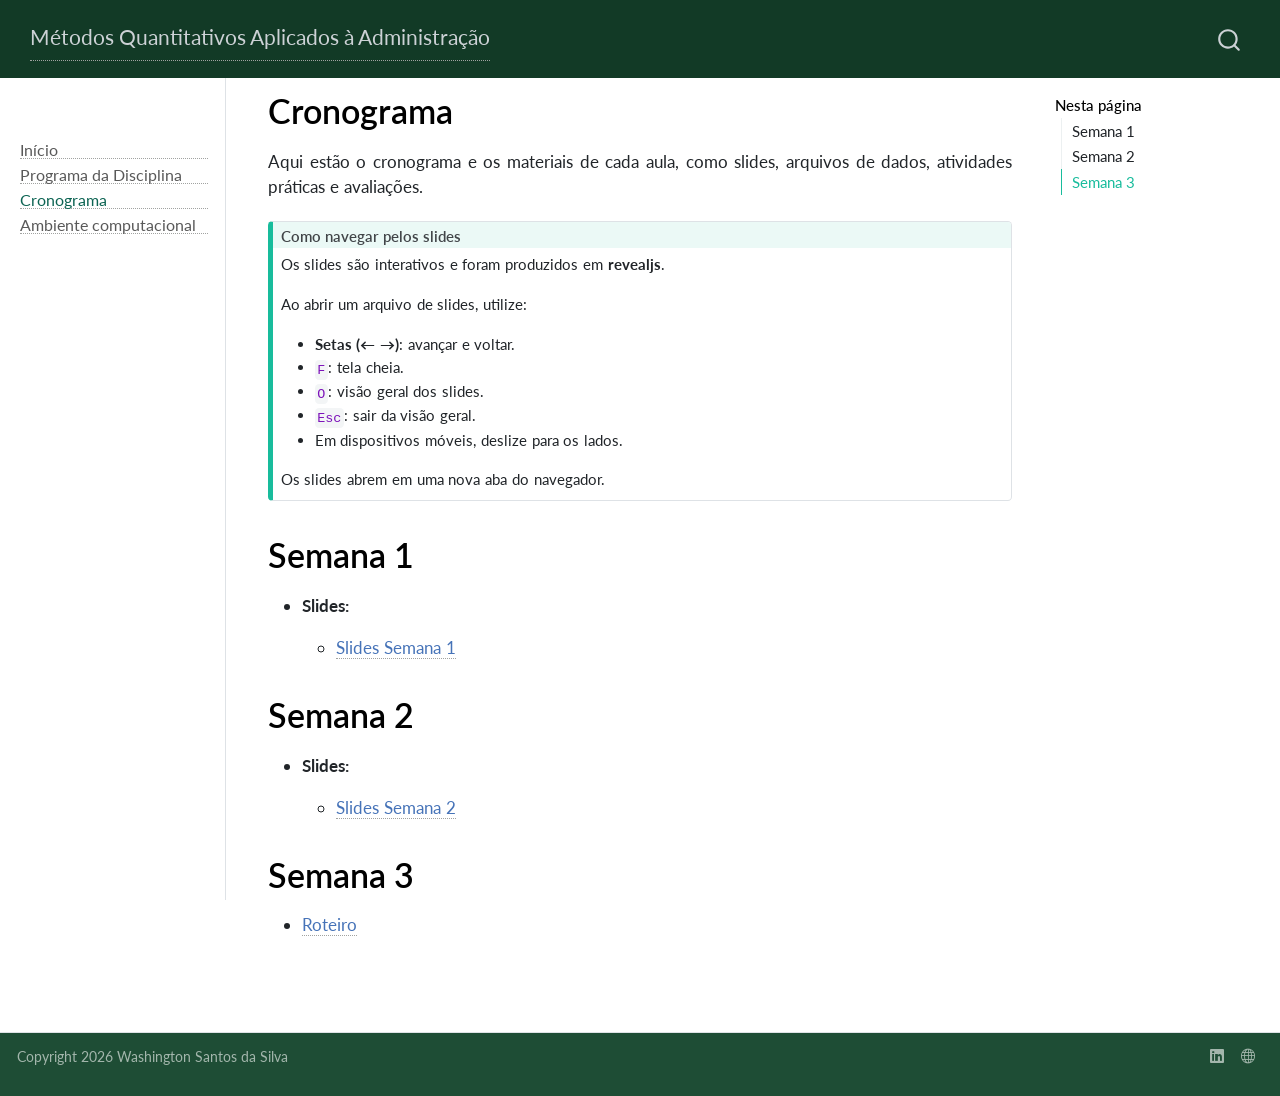
<file: docs/cronograma.html>
<!DOCTYPE html>
<html xmlns="http://www.w3.org/1999/xhtml" lang="pt-BR" xml:lang="pt-BR"><head>

<meta charset="utf-8">
<meta name="generator" content="quarto-1.10.18">

<meta name="viewport" content="width=device-width, initial-scale=1.0, user-scalable=yes">


<title>Cronograma – Métodos Quantitativos Aplicados à Administração</title>
<style>
/* Default styles provided by pandoc.
** See https://pandoc.org/MANUAL.html#variables-for-html for config info.
*/
span.smallcaps{font-variant: small-caps;}
div.columns{display: flex; gap: 1.5em;}
div.column{flex: auto;}
@media screen {
div.columns{gap: min(4vw, 1.5em);}
div.column{overflow-x: auto;}
}
div.hanging-indent{margin-left: 1.5em; text-indent: -1.5em;}
ul.task-list{list-style: none;}
ul.task-list li input[type="checkbox"] {
  width: 0.8em;
  margin: 0 0.8em 0.2em -1em; /* quarto-specific, see https://github.com/quarto-dev/quarto-cli/issues/4556 */ 
  vertical-align: middle;
}
</style>


<script src="site_libs/quarto-nav/quarto-nav.js"></script>
<script src="site_libs/quarto-nav/headroom.min.js"></script>
<script src="site_libs/clipboard/clipboard.min.js"></script>
<script src="site_libs/quarto-search/autocomplete.umd.js"></script>
<script src="site_libs/quarto-search/fuse.min.js"></script>
<script src="site_libs/quarto-search/quarto-search.js"></script>
<meta name="quarto:offset" content="./">
<script src="site_libs/quarto-html/quarto.js" type="module"></script>
<script src="site_libs/quarto-html/tabsets/tabsets.js" type="module"></script>
<script src="site_libs/quarto-html/popper.min.js"></script>
<script src="site_libs/quarto-html/tippy.umd.min.js"></script>
<script src="site_libs/quarto-html/anchor.min.js"></script>
<link href="site_libs/quarto-html/tippy.css" rel="stylesheet">
<link href="site_libs/quarto-html/quarto-syntax-highlighting-64a204ab8560d761af7679ceaba22944.css" rel="stylesheet" id="quarto-text-highlighting-styles">
<script src="site_libs/bootstrap/bootstrap.min.js"></script>
<link href="site_libs/bootstrap/bootstrap-icons.css" rel="stylesheet">
<link href="site_libs/bootstrap/bootstrap-d1bb5673b0c52643352dec3c37f18bb3.min.css" rel="stylesheet" append-hash="true" id="quarto-bootstrap" data-mode="light">
<script id="quarto-search-options" type="application/json">{
  "location": "navbar",
  "copy-button": false,
  "collapse-after": 3,
  "panel-placement": "end",
  "type": "overlay",
  "limit": 50,
  "keyboard-shortcut": [
    "f",
    "/",
    "s"
  ],
  "show-item-context": false,
  "language": {
    "search-no-results-text": "Nenhum resultado",
    "search-matching-documents-text": "documentos correspondentes",
    "search-copy-link-title": "Copiar link para a busca",
    "search-hide-matches-text": "Esconder correspondências adicionais",
    "search-more-match-text": "mais correspondência neste documento",
    "search-more-matches-text": "mais correspondências neste documento",
    "search-clear-button-title": "Limpar",
    "search-text-placeholder": "",
    "search-detached-cancel-button-title": "Cancelar",
    "search-submit-button-title": "Enviar",
    "search-label": "Procurar"
  }
}</script>


<link rel="stylesheet" href="styles.css">
</head>

<body class="nav-sidebar docked nav-fixed quarto-light">

<div id="quarto-search-results"></div>
  <header id="quarto-header" class="headroom fixed-top">
    <nav class="navbar navbar-expand-lg " data-bs-theme="dark">
      <div class="navbar-container container-fluid">
      <div class="navbar-brand-container mx-auto">
    <a class="navbar-brand" href="./index.html">
    <span class="navbar-title">Métodos Quantitativos Aplicados à Administração</span>
    </a>
  </div>
        <div class="quarto-navbar-tools tools-end">
</div>
          <div id="quarto-search" class="" title="Procurar"></div>
      </div> <!-- /container-fluid -->
    </nav>
  <nav class="quarto-secondary-nav">
    <div class="container-fluid d-flex">
      <button type="button" class="quarto-btn-toggle btn" data-bs-toggle="collapse" role="button" data-bs-target=".quarto-sidebar-collapse-item" aria-controls="quarto-sidebar" aria-expanded="false" aria-label="Alternar barra lateral" onclick="if (window.quartoToggleHeadroom) { window.quartoToggleHeadroom(); }">
        <i class="bi bi-layout-text-sidebar-reverse"></i>
      </button>
        <nav class="quarto-page-breadcrumbs" aria-label="breadcrumb"><ol class="breadcrumb"><li class="breadcrumb-item"><a href="./cronograma.html">Cronograma</a></li></ol></nav>
        <a class="flex-grow-1" role="navigation" data-bs-toggle="collapse" data-bs-target=".quarto-sidebar-collapse-item" aria-controls="quarto-sidebar" aria-expanded="false" aria-label="Alternar barra lateral" onclick="if (window.quartoToggleHeadroom) { window.quartoToggleHeadroom(); }">      
        </a>
      <button type="button" class="btn quarto-search-button" aria-label="Procurar" onclick="window.quartoOpenSearch();">
        <i class="bi bi-search"></i>
      </button>
    </div>
  </nav>
</header>
<!-- content -->
<div id="quarto-content" class="quarto-container page-columns page-rows-contents page-layout-article page-navbar">
<!-- sidebar -->
  <nav id="quarto-sidebar" class="sidebar collapse collapse-horizontal quarto-sidebar-collapse-item sidebar-navigation docked overflow-auto">
        <div class="mt-2 flex-shrink-0 align-items-center">
        <div class="sidebar-search">
        <div id="quarto-search" class="" title="Procurar"></div>
        </div>
        </div>
    <div class="sidebar-menu-container"> 
    <ul class="list-unstyled mt-1">
        <li class="sidebar-item">
  <div class="sidebar-item-container"> 
  <a href="./index.html" class="sidebar-item-text sidebar-link">
 <span class="menu-text">Início</span></a>
  </div>
</li>
        <li class="sidebar-item">
  <div class="sidebar-item-container"> 
  <a href="./programa.html" class="sidebar-item-text sidebar-link">
 <span class="menu-text">Programa da Disciplina</span></a>
  </div>
</li>
        <li class="sidebar-item">
  <div class="sidebar-item-container"> 
  <a href="./cronograma.html" class="sidebar-item-text sidebar-link active">
 <span class="menu-text">Cronograma</span></a>
  </div>
</li>
        <li class="sidebar-item">
  <div class="sidebar-item-container"> 
  <a href="./ambiente_computacional.html" class="sidebar-item-text sidebar-link">
 <span class="menu-text">Ambiente computacional</span></a>
  </div>
</li>
    </ul>
    </div>
</nav>
<div id="quarto-sidebar-glass" class="quarto-sidebar-collapse-item" data-bs-toggle="collapse" data-bs-target=".quarto-sidebar-collapse-item"></div>
<!-- margin-sidebar -->
    <div id="quarto-margin-sidebar" class="sidebar margin-sidebar">
        <nav id="TOC" role="doc-toc" class="toc-active">
    <h2 id="toc-title">Nesta página</h2>
   
  <ul>
  <li><a href="#semana-1" id="toc-semana-1" class="nav-link active" data-scroll-target="#semana-1">Semana 1</a></li>
  <li><a href="#semana-2" id="toc-semana-2" class="nav-link" data-scroll-target="#semana-2">Semana 2</a></li>
  <li><a href="#semana-3" id="toc-semana-3" class="nav-link" data-scroll-target="#semana-3">Semana 3</a></li>
  </ul>
</nav>
    </div>
<!-- main -->
<main class="content" id="quarto-document-content">

<header id="title-block-header" class="quarto-title-block default">
<div class="quarto-title">
<h1 class="title">Cronograma</h1>
</div>



<div class="quarto-title-meta">

    
  
    
  </div>
  


</header>


<p>Aqui estão o cronograma e os materiais de cada aula, como slides, arquivos de dados, atividades práticas e avaliações.</p>
<div class="callout callout-style-default callout-tip no-icon callout-titled">
<div class="callout-header d-flex align-content-center">
<div class="callout-icon-container">
<i class="callout-icon no-icon"></i>
</div>
<div class="callout-title-container flex-fill">
<span class="screen-reader-only">Dica</span>Como navegar pelos slides
</div>
</div>
<div class="callout-body-container callout-body">
<p>Os slides são interativos e foram produzidos em <strong>revealjs</strong>.</p>
<p>Ao abrir um arquivo de slides, utilize:</p>
<ul>
<li><strong>Setas (← →)</strong>: avançar e voltar.</li>
<li><strong><code>F</code></strong>: tela cheia.</li>
<li><strong><code>O</code></strong>: visão geral dos slides.</li>
<li><strong><code>Esc</code></strong>: sair da visão geral.</li>
<li>Em dispositivos móveis, deslize para os lados.</li>
</ul>
<p>Os slides abrem em uma nova aba do navegador.</p>
</div>
</div>
<section id="semana-1" class="level1">
<h1>Semana 1</h1>
<ul>
<li><p><strong>Slides:</strong></p>
<ul>
<li><a href="slides/01-semana.html" target="_blank">Slides Semana 1</a></li>
</ul></li>
</ul>
</section>
<section id="semana-2" class="level1">
<h1>Semana 2</h1>
<ul>
<li><p><strong>Slides:</strong></p>
<ul>
<li><a href="slides/02-semana.html" target="_blank">Slides Semana 2</a></li>
</ul></li>
</ul>
</section>
<section id="semana-3" class="level1">
<h1>Semana 3</h1>
<ul>
<li><a href="slides/roteiro_estudo_dirigido.html" target="_blank">Roteiro</a></li>
</ul>


</section>

</main> <!-- /main -->
<script id="quarto-html-after-body" type="application/javascript">
  window.document.addEventListener("DOMContentLoaded", function (event) {
    const icon = "";
    const anchorJS = new window.AnchorJS();
    anchorJS.options = {
      placement: 'right',
      icon: icon
    };
    anchorJS.add('.anchored');
    const isCodeAnnotation = (el) => {
      for (const clz of el.classList) {
        if (clz.startsWith('code-annotation-')) {                     
          return true;
        }
      }
      return false;
    }
    const onCopySuccess = function(e) {
      // button target
      const button = e.trigger;
      // don't keep focus
      button.blur();
      // flash "checked"
      button.classList.add('code-copy-button-checked');
      var currentTitle = button.getAttribute("title");
      button.setAttribute("title", "Copiada");
      let tooltip;
      if (window.bootstrap) {
        button.setAttribute("data-bs-toggle", "tooltip");
        button.setAttribute("data-bs-placement", "left");
        button.setAttribute("data-bs-title", "Copiada");
        tooltip = new bootstrap.Tooltip(button, 
          { trigger: "manual", 
            customClass: "code-copy-button-tooltip",
            offset: [0, -8]});
        tooltip.show();    
      }
      setTimeout(function() {
        if (tooltip) {
          tooltip.hide();
          button.removeAttribute("data-bs-title");
          button.removeAttribute("data-bs-toggle");
          button.removeAttribute("data-bs-placement");
        }
        button.setAttribute("title", currentTitle);
        button.classList.remove('code-copy-button-checked');
      }, 1000);
      // clear code selection
      e.clearSelection();
    }
    const getTextToCopy = function(trigger) {
      const outerScaffold = trigger.parentElement.cloneNode(true);
      const codeEl = outerScaffold.querySelector('code');
      for (const childEl of codeEl.children) {
        if (isCodeAnnotation(childEl)) {
          childEl.remove();
        }
      }
      return codeEl.innerText;
    }
    const clipboard = new window.ClipboardJS('.code-copy-button:not([data-in-quarto-modal])', {
      text: getTextToCopy
    });
    clipboard.on('success', onCopySuccess);
    if (window.document.getElementById('quarto-embedded-source-code-modal')) {
      const clipboardModal = new window.ClipboardJS('.code-copy-button[data-in-quarto-modal]', {
        text: getTextToCopy,
        container: window.document.getElementById('quarto-embedded-source-code-modal')
      });
      clipboardModal.on('success', onCopySuccess);
    }
      var localhostRegex = new RegExp(/^(?:http|https):\/\/localhost\:?[0-9]*\//);
      var mailtoRegex = new RegExp(/^mailto:/);
        var filterRegex = new RegExp('/' + window.location.host + '/');
      var isInternal = (href) => {
          return filterRegex.test(href) || localhostRegex.test(href) || mailtoRegex.test(href);
      }
      // Inspect non-navigation links and adorn them if external
     var links = window.document.querySelectorAll('a[href]:not(.nav-link):not(.navbar-brand):not(.toc-action):not(.sidebar-link):not(.sidebar-item-toggle):not(.pagination-link):not(.no-external):not([aria-hidden]):not(.dropdown-item):not(.quarto-navigation-tool):not(.about-link)');
      for (var i=0; i<links.length; i++) {
        const link = links[i];
        if (!isInternal(link.href)) {
          // undo the damage that might have been done by quarto-nav.js in the case of
          // links that we want to consider external
          if (link.dataset.originalHref !== undefined) {
            link.href = link.dataset.originalHref;
          }
        }
      }
    function tippyHover(el, contentFn, onTriggerFn, onUntriggerFn) {
      const config = {
        allowHTML: true,
        maxWidth: 500,
        delay: 100,
        arrow: false,
        appendTo: function(el) {
            return el.parentElement;
        },
        interactive: true,
        interactiveBorder: 10,
        theme: 'quarto',
        placement: 'bottom-start',
      };
      if (contentFn) {
        config.content = contentFn;
      }
      if (onTriggerFn) {
        config.onTrigger = onTriggerFn;
      }
      if (onUntriggerFn) {
        config.onUntrigger = onUntriggerFn;
      }
      window.tippy(el, config); 
    }
    const noterefs = window.document.querySelectorAll('a[role="doc-noteref"]');
    for (var i=0; i<noterefs.length; i++) {
      const ref = noterefs[i];
      tippyHover(ref, function() {
        // use id or data attribute instead here
        let href = ref.getAttribute('data-footnote-href') || ref.getAttribute('href');
        try { href = new URL(href).hash; } catch {}
        const id = href.replace(/^#\/?/, "");
        const note = window.document.getElementById(id);
        if (note) {
          return note.innerHTML;
        } else {
          return "";
        }
      });
    }
    const xrefs = window.document.querySelectorAll('a.quarto-xref');
    const processXRef = (id, note) => {
      // Strip column container classes
      const stripColumnClz = (el) => {
        el.classList.remove("page-full", "page-columns");
        if (el.children) {
          for (const child of el.children) {
            stripColumnClz(child);
          }
        }
      }
      stripColumnClz(note)
      if (id === null || id.startsWith('sec-')) {
        // Special case sections, only their first couple elements
        const container = document.createElement("div");
        if (note.children && note.children.length > 2) {
          container.appendChild(note.children[0].cloneNode(true));
          for (let i = 1; i < note.children.length; i++) {
            const child = note.children[i];
            if (child.tagName === "P" && child.innerText === "") {
              continue;
            } else {
              container.appendChild(child.cloneNode(true));
              break;
            }
          }
          if (window.Quarto?.typesetMath) {
            window.Quarto.typesetMath(container);
          }
          return container.innerHTML
        } else {
          if (window.Quarto?.typesetMath) {
            window.Quarto.typesetMath(note);
          }
          return note.innerHTML;
        }
      } else {
        // Remove any anchor links if they are present
        const anchorLink = note.querySelector('a.anchorjs-link');
        if (anchorLink) {
          anchorLink.remove();
        }
        if (window.Quarto?.typesetMath) {
          window.Quarto.typesetMath(note);
        }
        if (note.classList.contains("callout")) {
          return note.outerHTML;
        } else {
          return note.innerHTML;
        }
      }
    }
    for (var i=0; i<xrefs.length; i++) {
      const xref = xrefs[i];
      tippyHover(xref, undefined, function(instance) {
        instance.disable();
        let url = xref.getAttribute('href');
        let hash = undefined; 
        if (url.startsWith('#')) {
          hash = url;
        } else {
          try { hash = new URL(url).hash; } catch {}
        }
        if (hash) {
          const id = hash.replace(/^#\/?/, "");
          const note = window.document.getElementById(id);
          if (note !== null) {
            try {
              const html = processXRef(id, note.cloneNode(true));
              instance.setContent(html);
            } finally {
              instance.enable();
              instance.show();
            }
          } else {
            // See if we can fetch this
            fetch(url.split('#')[0])
            .then(res => res.text())
            .then(html => {
              const parser = new DOMParser();
              const htmlDoc = parser.parseFromString(html, "text/html");
              const note = htmlDoc.getElementById(id);
              if (note !== null) {
                const html = processXRef(id, note);
                instance.setContent(html);
              } 
            }).finally(() => {
              instance.enable();
              instance.show();
            });
          }
        } else {
          // See if we can fetch a full url (with no hash to target)
          // This is a special case and we should probably do some content thinning / targeting
          fetch(url)
          .then(res => res.text())
          .then(html => {
            const parser = new DOMParser();
            const htmlDoc = parser.parseFromString(html, "text/html");
            const note = htmlDoc.querySelector('main.content');
            if (note !== null) {
              // This should only happen for chapter cross references
              // (since there is no id in the URL)
              // remove the first header
              if (note.children.length > 0 && note.children[0].tagName === "HEADER") {
                note.children[0].remove();
              }
              const html = processXRef(null, note);
              instance.setContent(html);
            } 
          }).finally(() => {
            instance.enable();
            instance.show();
          });
        }
      }, function(instance) {
      });
    }
        let selectedAnnoteEl;
        const selectorForAnnotation = ( cell, annotation) => {
          let cellAttr = 'data-code-cell="' + cell + '"';
          let lineAttr = 'data-code-annotation="' +  annotation + '"';
          const selector = 'span[' + cellAttr + '][' + lineAttr + ']';
          return selector;
        }
        const selectCodeLines = (annoteEl) => {
          const doc = window.document;
          const targetCell = annoteEl.getAttribute("data-target-cell");
          const targetAnnotation = annoteEl.getAttribute("data-target-annotation");
          const annoteSpan = window.document.querySelector(selectorForAnnotation(targetCell, targetAnnotation));
          const lines = annoteSpan.getAttribute("data-code-lines").split(",");
          const lineIds = lines.map((line) => {
            return targetCell + "-" + line;
          })
          let top = null;
          let height = null;
          let parent = null;
          if (lineIds.length > 0) {
              //compute the position of the single el (top and bottom and make a div)
              const el = window.document.getElementById(lineIds[0]);
              top = el.offsetTop;
              height = el.offsetHeight;
              parent = el.parentElement.parentElement;
            if (lineIds.length > 1) {
              const lastEl = window.document.getElementById(lineIds[lineIds.length - 1]);
              const bottom = lastEl.offsetTop + lastEl.offsetHeight;
              height = bottom - top;
            }
            if (top !== null && height !== null && parent !== null) {
              // cook up a div (if necessary) and position it 
              let div = window.document.getElementById("code-annotation-line-highlight");
              if (div === null) {
                div = window.document.createElement("div");
                div.setAttribute("id", "code-annotation-line-highlight");
                div.style.position = 'absolute';
                parent.appendChild(div);
              }
              div.style.top = top - 2 + "px";
              div.style.height = height + 4 + "px";
              div.style.left = 0;
              let gutterDiv = window.document.getElementById("code-annotation-line-highlight-gutter");
              if (gutterDiv === null) {
                gutterDiv = window.document.createElement("div");
                gutterDiv.setAttribute("id", "code-annotation-line-highlight-gutter");
                gutterDiv.style.position = 'absolute';
                const codeCell = window.document.getElementById(targetCell);
                const gutter = codeCell.querySelector('.code-annotation-gutter');
                gutter.appendChild(gutterDiv);
              }
              gutterDiv.style.top = top - 2 + "px";
              gutterDiv.style.height = height + 4 + "px";
            }
            selectedAnnoteEl = annoteEl;
          }
        };
        const unselectCodeLines = () => {
          const elementsIds = ["code-annotation-line-highlight", "code-annotation-line-highlight-gutter"];
          elementsIds.forEach((elId) => {
            const div = window.document.getElementById(elId);
            if (div) {
              div.remove();
            }
          });
          selectedAnnoteEl = undefined;
        };
          // Handle positioning of the toggle
      window.addEventListener(
        "resize",
        throttle(() => {
          elRect = undefined;
          if (selectedAnnoteEl) {
            selectCodeLines(selectedAnnoteEl);
          }
        }, 10)
      );
      function throttle(fn, ms) {
      let throttle = false;
      let timer;
        return (...args) => {
          if(!throttle) { // first call gets through
              fn.apply(this, args);
              throttle = true;
          } else { // all the others get throttled
              if(timer) clearTimeout(timer); // cancel #2
              timer = setTimeout(() => {
                fn.apply(this, args);
                timer = throttle = false;
              }, ms);
          }
        };
      }
        // Attach click handler to the DT
        const annoteDls = window.document.querySelectorAll('dt[data-target-cell]');
        for (const annoteDlNode of annoteDls) {
          annoteDlNode.addEventListener('click', (event) => {
            const clickedEl = event.target;
            if (clickedEl !== selectedAnnoteEl) {
              unselectCodeLines();
              const activeEl = window.document.querySelector('dt[data-target-cell].code-annotation-active');
              if (activeEl) {
                activeEl.classList.remove('code-annotation-active');
              }
              selectCodeLines(clickedEl);
              clickedEl.classList.add('code-annotation-active');
            } else {
              // Unselect the line
              unselectCodeLines();
              clickedEl.classList.remove('code-annotation-active');
            }
          });
        }
    const findCites = (el) => {
      const parentEl = el.parentElement;
      if (parentEl) {
        const cites = parentEl.dataset.cites;
        if (cites) {
          return {
            el,
            cites: cites.split(' ')
          };
        } else {
          return findCites(el.parentElement)
        }
      } else {
        return undefined;
      }
    };
    var bibliorefs = window.document.querySelectorAll('a[role="doc-biblioref"]');
    for (var i=0; i<bibliorefs.length; i++) {
      const ref = bibliorefs[i];
      const citeInfo = findCites(ref);
      if (citeInfo) {
        tippyHover(citeInfo.el, function() {
          var popup = window.document.createElement('div');
          citeInfo.cites.forEach(function(cite) {
            var citeDiv = window.document.createElement('div');
            citeDiv.classList.add('hanging-indent');
            citeDiv.classList.add('csl-entry');
            var biblioDiv = window.document.getElementById('ref-' + cite);
            if (biblioDiv) {
              citeDiv.innerHTML = biblioDiv.innerHTML;
            }
            popup.appendChild(citeDiv);
          });
          return popup.innerHTML;
        });
      }
    }
  });
  </script>
</div> <!-- /content -->
<footer class="footer">
  <div class="nav-footer">
    <div class="nav-footer-left">
<p>Copyright 2026 Washington Santos da Silva</p>
</div>   
    <div class="nav-footer-center">
      &nbsp;
    </div>
    <div class="nav-footer-right">
      <ul class="footer-items list-unstyled">
    <li class="nav-item compact">
    <a class="nav-link" href="https://www.linkedin.com/in/washingtonssilva/">
      <i class="bi bi-linkedin" role="img">
</i> 
    </a>
  </li>  
    <li class="nav-item compact">
    <a class="nav-link" href="https://washingtonsilva.github.io">
      <i class="bi bi-globe" role="img">
</i> 
    </a>
  </li>  
</ul>
    </div>
  </div>
</footer>




</body></html>
</file>
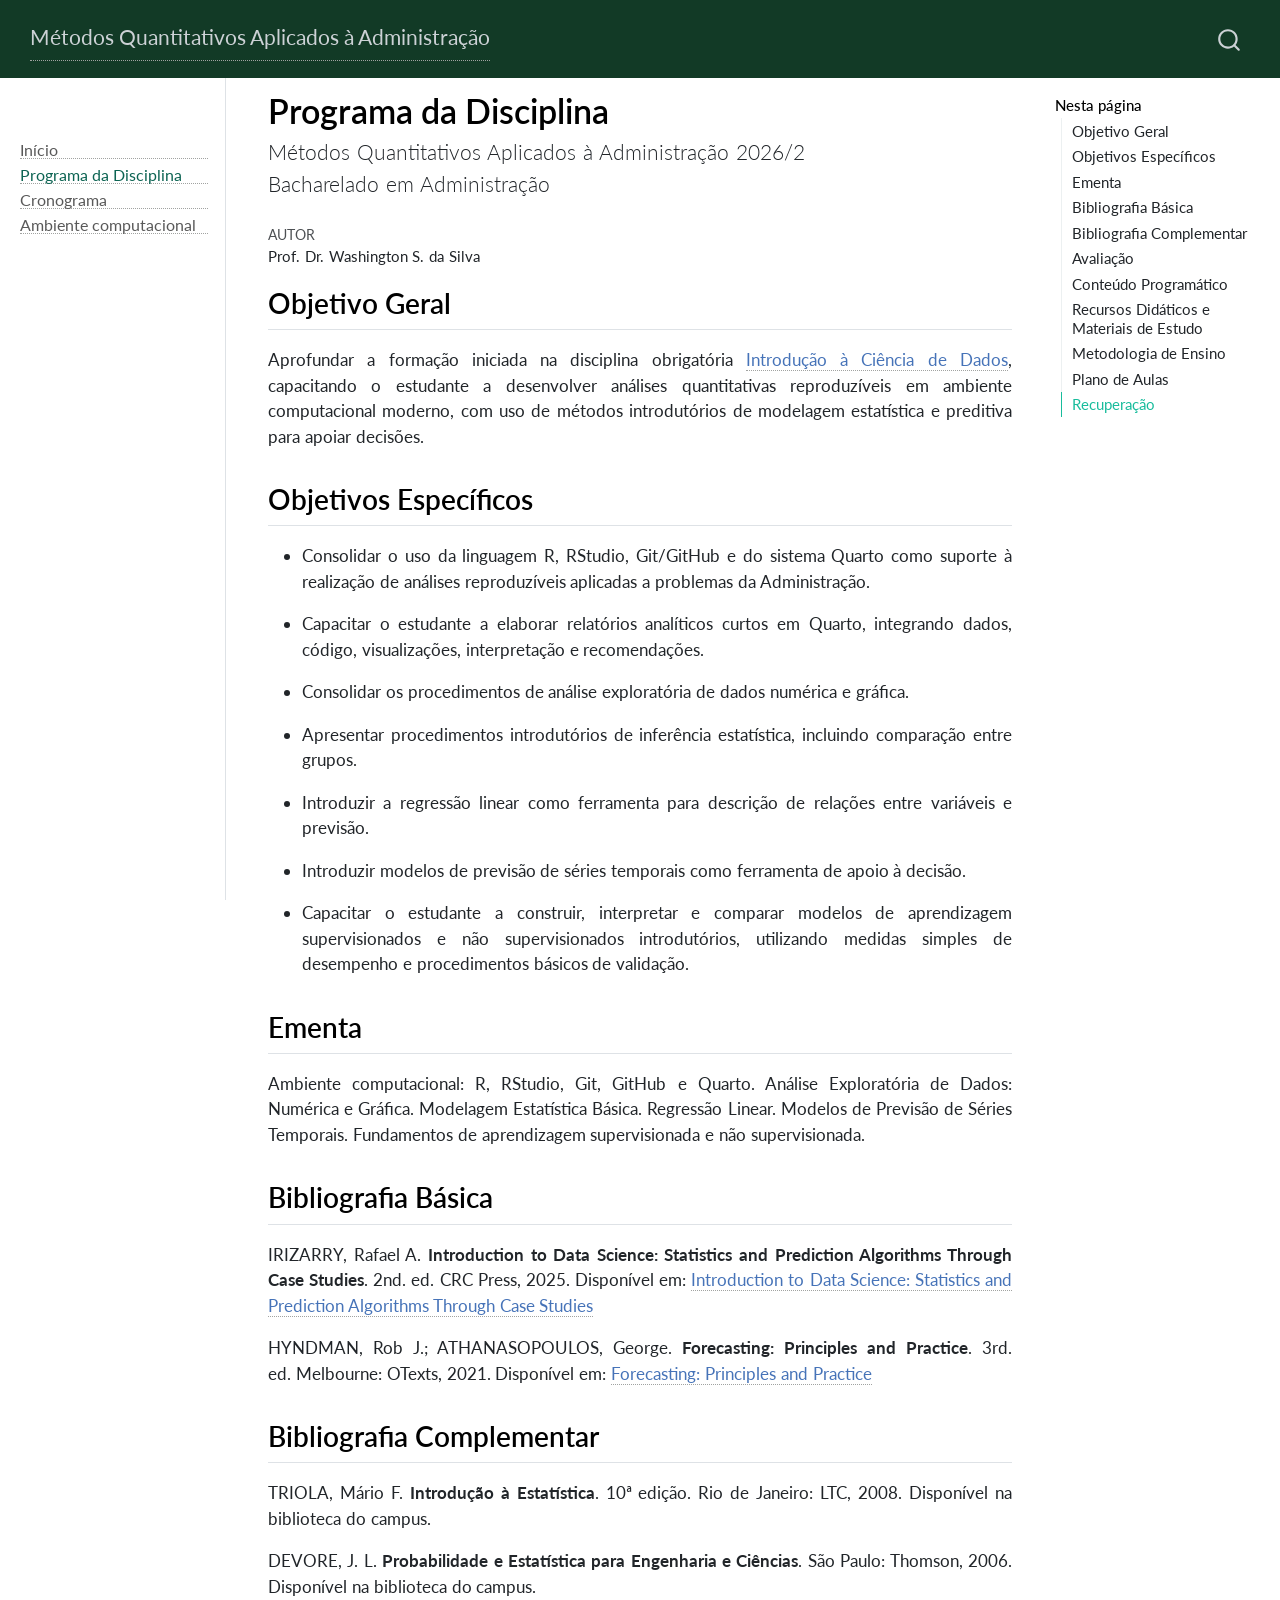
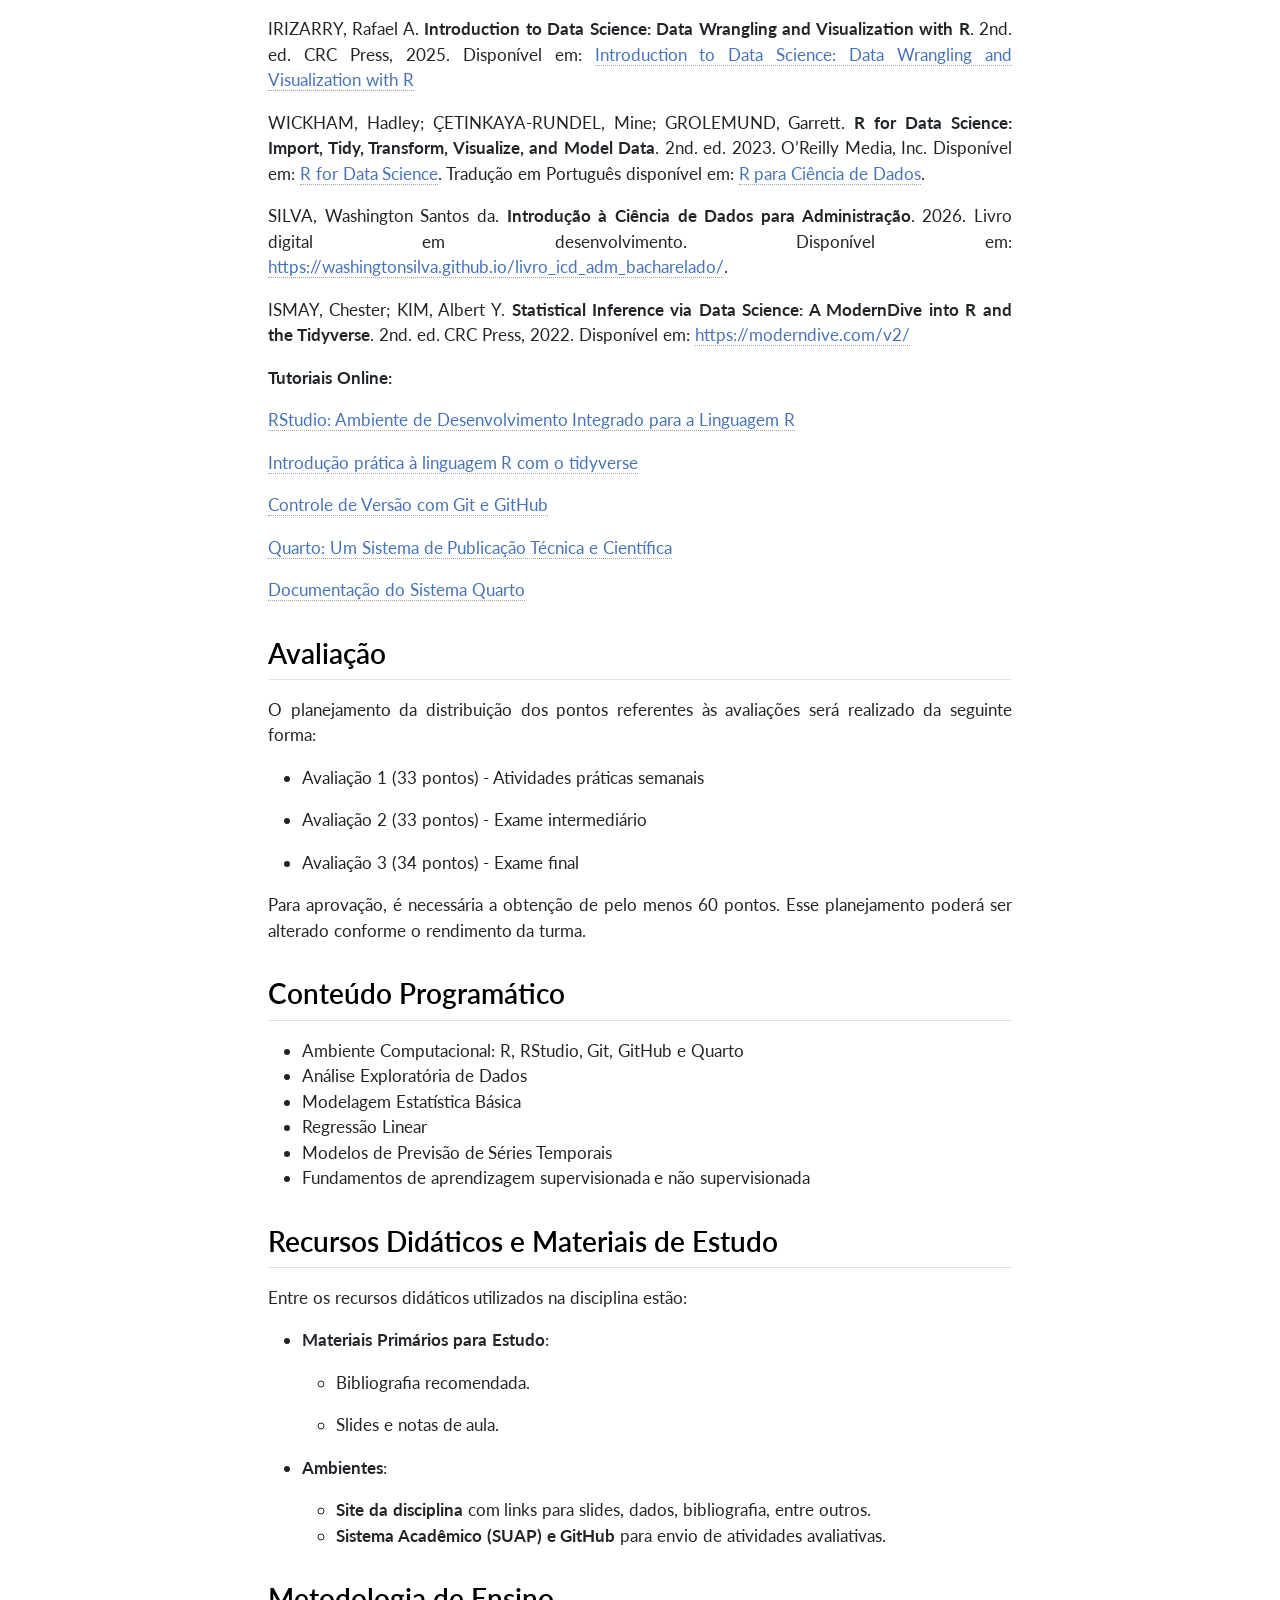
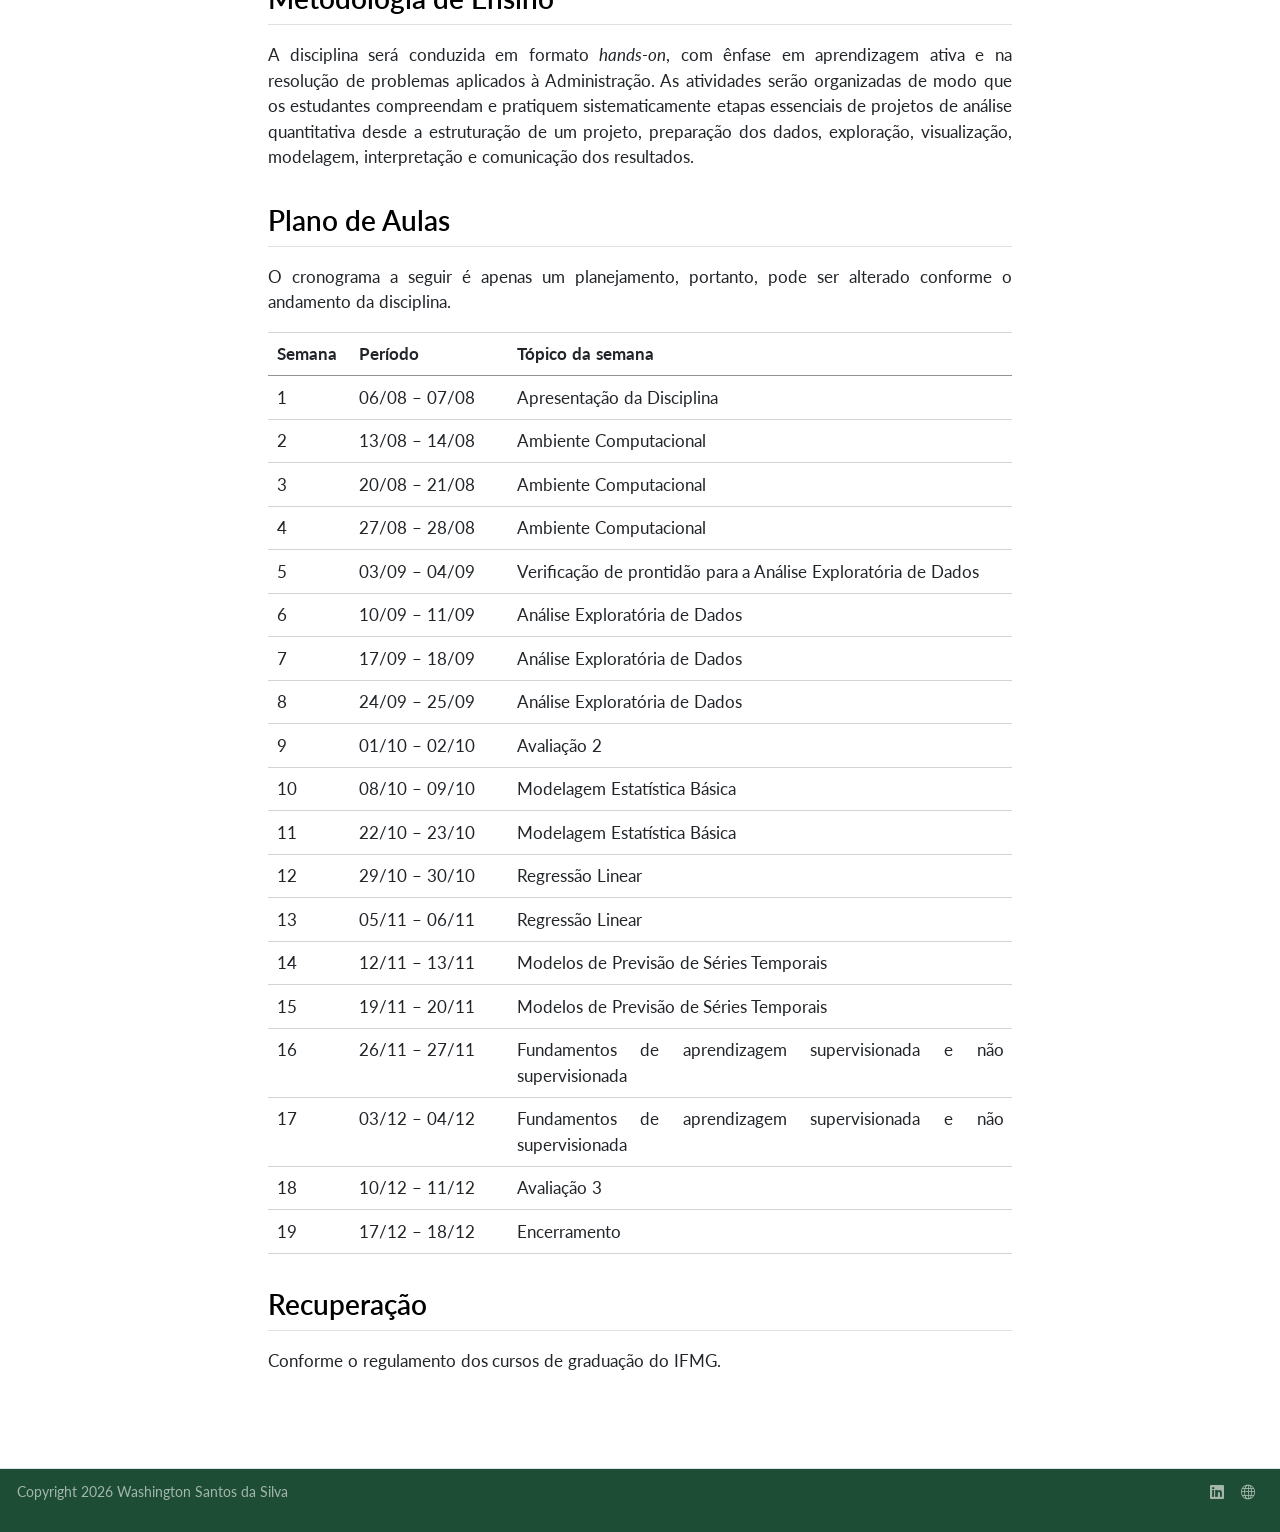
<file: docs/programa.html>
<!DOCTYPE html>
<html xmlns="http://www.w3.org/1999/xhtml" lang="pt-BR" xml:lang="pt-BR"><head>

<meta charset="utf-8">
<meta name="generator" content="quarto-1.10.18">

<meta name="viewport" content="width=device-width, initial-scale=1.0, user-scalable=yes">

<meta name="author" content="Prof.&nbsp;Dr.&nbsp;Washington S. da Silva">

<title>Programa da Disciplina – Métodos Quantitativos Aplicados à Administração</title>
<style>
/* Default styles provided by pandoc.
** See https://pandoc.org/MANUAL.html#variables-for-html for config info.
*/
span.smallcaps{font-variant: small-caps;}
div.columns{display: flex; gap: 1.5em;}
div.column{flex: auto;}
@media screen {
div.columns{gap: min(4vw, 1.5em);}
div.column{overflow-x: auto;}
}
div.hanging-indent{margin-left: 1.5em; text-indent: -1.5em;}
ul.task-list{list-style: none;}
ul.task-list li input[type="checkbox"] {
  width: 0.8em;
  margin: 0 0.8em 0.2em -1em; /* quarto-specific, see https://github.com/quarto-dev/quarto-cli/issues/4556 */ 
  vertical-align: middle;
}
</style>


<script src="site_libs/quarto-nav/quarto-nav.js"></script>
<script src="site_libs/quarto-nav/headroom.min.js"></script>
<script src="site_libs/clipboard/clipboard.min.js"></script>
<script src="site_libs/quarto-search/autocomplete.umd.js"></script>
<script src="site_libs/quarto-search/fuse.min.js"></script>
<script src="site_libs/quarto-search/quarto-search.js"></script>
<meta name="quarto:offset" content="./">
<script src="site_libs/quarto-html/quarto.js" type="module"></script>
<script src="site_libs/quarto-html/tabsets/tabsets.js" type="module"></script>
<script src="site_libs/quarto-html/popper.min.js"></script>
<script src="site_libs/quarto-html/tippy.umd.min.js"></script>
<script src="site_libs/quarto-html/anchor.min.js"></script>
<link href="site_libs/quarto-html/tippy.css" rel="stylesheet">
<link href="site_libs/quarto-html/quarto-syntax-highlighting-64a204ab8560d761af7679ceaba22944.css" rel="stylesheet" id="quarto-text-highlighting-styles">
<script src="site_libs/bootstrap/bootstrap.min.js"></script>
<link href="site_libs/bootstrap/bootstrap-icons.css" rel="stylesheet">
<link href="site_libs/bootstrap/bootstrap-d1bb5673b0c52643352dec3c37f18bb3.min.css" rel="stylesheet" append-hash="true" id="quarto-bootstrap" data-mode="light">
<script id="quarto-search-options" type="application/json">{
  "location": "navbar",
  "copy-button": false,
  "collapse-after": 3,
  "panel-placement": "end",
  "type": "overlay",
  "limit": 50,
  "keyboard-shortcut": [
    "f",
    "/",
    "s"
  ],
  "show-item-context": false,
  "language": {
    "search-no-results-text": "Nenhum resultado",
    "search-matching-documents-text": "documentos correspondentes",
    "search-copy-link-title": "Copiar link para a busca",
    "search-hide-matches-text": "Esconder correspondências adicionais",
    "search-more-match-text": "mais correspondência neste documento",
    "search-more-matches-text": "mais correspondências neste documento",
    "search-clear-button-title": "Limpar",
    "search-text-placeholder": "",
    "search-detached-cancel-button-title": "Cancelar",
    "search-submit-button-title": "Enviar",
    "search-label": "Procurar"
  }
}</script>


<link rel="stylesheet" href="styles.css">
</head>

<body class="nav-sidebar docked nav-fixed quarto-light">

<div id="quarto-search-results"></div>
  <header id="quarto-header" class="headroom fixed-top">
    <nav class="navbar navbar-expand-lg " data-bs-theme="dark">
      <div class="navbar-container container-fluid">
      <div class="navbar-brand-container mx-auto">
    <a class="navbar-brand" href="./index.html">
    <span class="navbar-title">Métodos Quantitativos Aplicados à Administração</span>
    </a>
  </div>
        <div class="quarto-navbar-tools tools-end">
</div>
          <div id="quarto-search" class="" title="Procurar"></div>
      </div> <!-- /container-fluid -->
    </nav>
  <nav class="quarto-secondary-nav">
    <div class="container-fluid d-flex">
      <button type="button" class="quarto-btn-toggle btn" data-bs-toggle="collapse" role="button" data-bs-target=".quarto-sidebar-collapse-item" aria-controls="quarto-sidebar" aria-expanded="false" aria-label="Alternar barra lateral" onclick="if (window.quartoToggleHeadroom) { window.quartoToggleHeadroom(); }">
        <i class="bi bi-layout-text-sidebar-reverse"></i>
      </button>
        <nav class="quarto-page-breadcrumbs" aria-label="breadcrumb"><ol class="breadcrumb"><li class="breadcrumb-item"><a href="./programa.html">Programa da Disciplina</a></li></ol></nav>
        <a class="flex-grow-1" role="navigation" data-bs-toggle="collapse" data-bs-target=".quarto-sidebar-collapse-item" aria-controls="quarto-sidebar" aria-expanded="false" aria-label="Alternar barra lateral" onclick="if (window.quartoToggleHeadroom) { window.quartoToggleHeadroom(); }">      
        </a>
      <button type="button" class="btn quarto-search-button" aria-label="Procurar" onclick="window.quartoOpenSearch();">
        <i class="bi bi-search"></i>
      </button>
    </div>
  </nav>
</header>
<!-- content -->
<div id="quarto-content" class="quarto-container page-columns page-rows-contents page-layout-article page-navbar">
<!-- sidebar -->
  <nav id="quarto-sidebar" class="sidebar collapse collapse-horizontal quarto-sidebar-collapse-item sidebar-navigation docked overflow-auto">
        <div class="mt-2 flex-shrink-0 align-items-center">
        <div class="sidebar-search">
        <div id="quarto-search" class="" title="Procurar"></div>
        </div>
        </div>
    <div class="sidebar-menu-container"> 
    <ul class="list-unstyled mt-1">
        <li class="sidebar-item">
  <div class="sidebar-item-container"> 
  <a href="./index.html" class="sidebar-item-text sidebar-link">
 <span class="menu-text">Início</span></a>
  </div>
</li>
        <li class="sidebar-item">
  <div class="sidebar-item-container"> 
  <a href="./programa.html" class="sidebar-item-text sidebar-link active">
 <span class="menu-text">Programa da Disciplina</span></a>
  </div>
</li>
        <li class="sidebar-item">
  <div class="sidebar-item-container"> 
  <a href="./cronograma.html" class="sidebar-item-text sidebar-link">
 <span class="menu-text">Cronograma</span></a>
  </div>
</li>
        <li class="sidebar-item">
  <div class="sidebar-item-container"> 
  <a href="./ambiente_computacional.html" class="sidebar-item-text sidebar-link">
 <span class="menu-text">Ambiente computacional</span></a>
  </div>
</li>
    </ul>
    </div>
</nav>
<div id="quarto-sidebar-glass" class="quarto-sidebar-collapse-item" data-bs-toggle="collapse" data-bs-target=".quarto-sidebar-collapse-item"></div>
<!-- margin-sidebar -->
    <div id="quarto-margin-sidebar" class="sidebar margin-sidebar">
        <nav id="TOC" role="doc-toc" class="toc-active">
    <h2 id="toc-title">Nesta página</h2>
   
  <ul>
  <li><a href="#objetivo-geral" id="toc-objetivo-geral" class="nav-link active" data-scroll-target="#objetivo-geral">Objetivo Geral</a></li>
  <li><a href="#objetivos-específicos" id="toc-objetivos-específicos" class="nav-link" data-scroll-target="#objetivos-específicos">Objetivos Específicos</a></li>
  <li><a href="#ementa" id="toc-ementa" class="nav-link" data-scroll-target="#ementa">Ementa</a></li>
  <li><a href="#bibliografia-básica" id="toc-bibliografia-básica" class="nav-link" data-scroll-target="#bibliografia-básica">Bibliografia Básica</a></li>
  <li><a href="#bibliografia-complementar" id="toc-bibliografia-complementar" class="nav-link" data-scroll-target="#bibliografia-complementar">Bibliografia Complementar</a></li>
  <li><a href="#avaliação" id="toc-avaliação" class="nav-link" data-scroll-target="#avaliação">Avaliação</a></li>
  <li><a href="#conteúdo-programático" id="toc-conteúdo-programático" class="nav-link" data-scroll-target="#conteúdo-programático">Conteúdo Programático</a></li>
  <li><a href="#recursos-didáticos-e-materiais-de-estudo" id="toc-recursos-didáticos-e-materiais-de-estudo" class="nav-link" data-scroll-target="#recursos-didáticos-e-materiais-de-estudo">Recursos Didáticos e Materiais de Estudo</a></li>
  <li><a href="#metodologia-de-ensino" id="toc-metodologia-de-ensino" class="nav-link" data-scroll-target="#metodologia-de-ensino">Metodologia de Ensino</a></li>
  <li><a href="#plano-de-aulas" id="toc-plano-de-aulas" class="nav-link" data-scroll-target="#plano-de-aulas">Plano de Aulas</a></li>
  <li><a href="#recuperação" id="toc-recuperação" class="nav-link" data-scroll-target="#recuperação">Recuperação</a></li>
  </ul>
</nav>
    </div>
<!-- main -->
<main class="content" id="quarto-document-content">

<header id="title-block-header" class="quarto-title-block default">
<div class="quarto-title">
<h1 class="title">Programa da Disciplina</h1>
<p class="subtitle lead">Métodos Quantitativos Aplicados à Administração 2026/2 <br> Bacharelado em Administração</p>
</div>



<div class="quarto-title-meta">

    <div>
    <div class="quarto-title-meta-heading">Autor</div>
    <div class="quarto-title-meta-contents">
             <p>Prof.&nbsp;Dr.&nbsp;Washington S. da Silva </p>
          </div>
  </div>
    
  
    
  </div>
  


</header>


<section id="objetivo-geral" class="level2">
<h2 class="anchored" data-anchor-id="objetivo-geral">Objetivo Geral</h2>
<p>Aprofundar a formação iniciada na disciplina obrigatória <a href="https://washingtonsilva.github.io/site_bach_icd2026/" target="_blank">Introdução à Ciência de Dados</a>, capacitando o estudante a desenvolver análises quantitativas reproduzíveis em ambiente computacional moderno, com uso de métodos introdutórios de modelagem estatística e preditiva para apoiar decisões.</p>
</section>
<section id="objetivos-específicos" class="level2">
<h2 class="anchored" data-anchor-id="objetivos-específicos">Objetivos Específicos</h2>
<ul>
<li><p>Consolidar o uso da linguagem R, RStudio, Git/GitHub e do sistema Quarto como suporte à realização de análises reproduzíveis aplicadas a problemas da Administração.</p></li>
<li><p>Capacitar o estudante a elaborar relatórios analíticos curtos em Quarto, integrando dados, código, visualizações, interpretação e recomendações.</p></li>
<li><p>Consolidar os procedimentos de análise exploratória de dados numérica e gráfica.</p></li>
<li><p>Apresentar procedimentos introdutórios de inferência estatística, incluindo comparação entre grupos.</p></li>
<li><p>Introduzir a regressão linear como ferramenta para descrição de relações entre variáveis e previsão.</p></li>
<li><p>Introduzir modelos de previsão de séries temporais como ferramenta de apoio à decisão.</p></li>
<li><p>Capacitar o estudante a construir, interpretar e comparar modelos de aprendizagem supervisionados e não supervisionados introdutórios, utilizando medidas simples de desempenho e procedimentos básicos de validação.</p></li>
</ul>
</section>
<section id="ementa" class="level2">
<h2 class="anchored" data-anchor-id="ementa">Ementa</h2>
<p>Ambiente computacional: R, RStudio, Git, GitHub e Quarto. Análise Exploratória de Dados: Numérica e Gráfica. Modelagem Estatística Básica. Regressão Linear. Modelos de Previsão de Séries Temporais. Fundamentos de aprendizagem supervisionada e não supervisionada.</p>
</section>
<section id="bibliografia-básica" class="level2">
<h2 class="anchored" data-anchor-id="bibliografia-básica">Bibliografia Básica</h2>
<p>IRIZARRY, Rafael A. <strong>Introduction to Data Science: Statistics and Prediction Algorithms Through Case Studies</strong>. 2nd. ed.&nbsp;CRC Press, 2025. Disponível em: <a href="https://rafalab.dfci.harvard.edu/dsbook-part-2/" target="_blank">Introduction to Data Science: Statistics and Prediction Algorithms Through Case Studies</a></p>
<p>HYNDMAN, Rob J.; ATHANASOPOULOS, George. <strong>Forecasting: Principles and Practice</strong>. 3rd. ed.&nbsp;Melbourne: OTexts, 2021. Disponível em: <a href="https://otexts.com/fpp3/" target="_blank">Forecasting: Principles and Practice</a></p>
</section>
<section id="bibliografia-complementar" class="level2">
<h2 class="anchored" data-anchor-id="bibliografia-complementar">Bibliografia Complementar</h2>
<p>TRIOLA, Mário F. <strong>Introdução à Estatística</strong>. 10ª edição. Rio de Janeiro: LTC, 2008. Disponível na biblioteca do campus.</p>
<p>DEVORE, J. L. <strong>Probabilidade e Estatística para Engenharia e Ciências</strong>. São Paulo: Thomson, 2006. Disponível na biblioteca do campus.</p>
<p>IRIZARRY, Rafael A. <strong>Introduction to Data Science: Data Wrangling and Visualization with R</strong>. 2nd. ed.&nbsp;CRC Press, 2025. Disponível em: <a href="https://rafalab.dfci.harvard.edu/dsbook-part-1/" target="_blank">Introduction to Data Science: Data Wrangling and Visualization with R</a></p>
<p>WICKHAM, Hadley; ÇETINKAYA-RUNDEL, Mine; GROLEMUND, Garrett. <strong>R for Data Science: Import, Tidy, Transform, Visualize, and Model Data</strong>. 2nd. ed.&nbsp;2023. O’Reilly Media, Inc.&nbsp;Disponível em: <a href="https://r4ds.hadley.nz" target="_blank">R for Data Science</a>. Tradução em Português disponível em: <a href="https://cienciadedatos.github.io/pt-r4ds/" target="_blank">R para Ciência de Dados</a>.</p>
<p>SILVA, Washington Santos da. <strong>Introdução à Ciência de Dados para Administração</strong>. 2026. Livro digital em desenvolvimento. Disponível em: <a href="https://washingtonsilva.github.io/livro_icd_adm_bacharelado/" target="_blank">https://washingtonsilva.github.io/livro_icd_adm_bacharelado/</a>.</p>
<p>ISMAY, Chester; KIM, Albert Y. <strong>Statistical Inference via Data Science: A ModernDive into R and the Tidyverse</strong>. 2nd. ed.&nbsp;CRC Press, 2022. Disponível em: <a href="https://moderndive.com/v2/" target="_blank">https://moderndive.com/v2/</a></p>
<p><strong>Tutoriais Online:</strong></p>
<p><a href="https://washingtonsilva.github.io/tutorials/rstudio/" target="_blank">RStudio: Ambiente de Desenvolvimento Integrado para a Linguagem R</a></p>
<p><a href="https://washingtonsilva.github.io/tutorials/r-tidyverse/" target="_blank">Introdução prática à linguagem R com o tidyverse</a></p>
<p><a href="https://washingtonsilva.github.io/tutorials/git/" target="_blank">Controle de Versão com Git e GitHub</a></p>
<p><a href="https://washingtonsilva.github.io/tutorials/quarto/" target="_blank">Quarto: Um Sistema de Publicação Técnica e Científica</a></p>
<p><a href="https://quarto.org/docs/guide/" target="_blank">Documentação do Sistema Quarto</a></p>
</section>
<section id="avaliação" class="level2">
<h2 class="anchored" data-anchor-id="avaliação">Avaliação</h2>
<p>O planejamento da distribuição dos pontos referentes às avaliações será realizado da seguinte forma:</p>
<ul>
<li><p>Avaliação 1 (33 pontos) - Atividades práticas semanais</p></li>
<li><p>Avaliação 2 (33 pontos) - Exame intermediário</p></li>
<li><p>Avaliação 3 (34 pontos) - Exame final</p></li>
</ul>
<p>Para aprovação, é necessária a obtenção de pelo menos 60 pontos. Esse planejamento poderá ser alterado conforme o rendimento da turma.</p>
</section>
<section id="conteúdo-programático" class="level2">
<h2 class="anchored" data-anchor-id="conteúdo-programático">Conteúdo Programático</h2>
<ul>
<li>Ambiente Computacional: R, RStudio, Git, GitHub e Quarto</li>
<li>Análise Exploratória de Dados</li>
<li>Modelagem Estatística Básica</li>
<li>Regressão Linear</li>
<li>Modelos de Previsão de Séries Temporais</li>
<li>Fundamentos de aprendizagem supervisionada e não supervisionada</li>
</ul>
</section>
<section id="recursos-didáticos-e-materiais-de-estudo" class="level2">
<h2 class="anchored" data-anchor-id="recursos-didáticos-e-materiais-de-estudo">Recursos Didáticos e Materiais de Estudo</h2>
<p>Entre os recursos didáticos utilizados na disciplina estão:</p>
<ul>
<li><p><strong>Materiais Primários para Estudo</strong>:</p>
<ul>
<li><p>Bibliografia recomendada.</p></li>
<li><p>Slides e notas de aula.</p></li>
</ul></li>
<li><p><strong>Ambientes</strong>:</p>
<ul>
<li><strong>Site da disciplina</strong> com links para slides, dados, bibliografia, entre outros.</li>
<li><strong>Sistema Acadêmico (SUAP) e GitHub</strong> para envio de atividades avaliativas.</li>
</ul></li>
</ul>
</section>
<section id="metodologia-de-ensino" class="level2">
<h2 class="anchored" data-anchor-id="metodologia-de-ensino">Metodologia de Ensino</h2>
<p>A disciplina será conduzida em formato <em>hands-on</em>, com ênfase em aprendizagem ativa e na resolução de problemas aplicados à Administração. As atividades serão organizadas de modo que os estudantes compreendam e pratiquem sistematicamente etapas essenciais de projetos de análise quantitativa desde a estruturação de um projeto, preparação dos dados, exploração, visualização, modelagem, interpretação e comunicação dos resultados.</p>
</section>
<section id="plano-de-aulas" class="level2">
<h2 class="anchored" data-anchor-id="plano-de-aulas">Plano de Aulas</h2>
<p>O cronograma a seguir é apenas um planejamento, portanto, pode ser alterado conforme o andamento da disciplina.</p>
<table class="caption-top table">
<colgroup>
<col style="width: 11%">
<col style="width: 21%">
<col style="width: 67%">
</colgroup>
<thead>
<tr class="header">
<th>Semana</th>
<th>Período</th>
<th>Tópico da semana</th>
</tr>
</thead>
<tbody>
<tr class="odd">
<td>1</td>
<td>06/08&nbsp;–&nbsp;07/08</td>
<td>Apresentação da Disciplina</td>
</tr>
<tr class="even">
<td>2</td>
<td>13/08&nbsp;–&nbsp;14/08</td>
<td>Ambiente Computacional</td>
</tr>
<tr class="odd">
<td>3</td>
<td>20/08&nbsp;–&nbsp;21/08</td>
<td>Ambiente Computacional</td>
</tr>
<tr class="even">
<td>4</td>
<td>27/08&nbsp;–&nbsp;28/08</td>
<td>Ambiente Computacional</td>
</tr>
<tr class="odd">
<td>5</td>
<td>03/09&nbsp;–&nbsp;04/09</td>
<td>Verificação de prontidão para a Análise Exploratória de Dados</td>
</tr>
<tr class="even">
<td>6</td>
<td>10/09&nbsp;–&nbsp;11/09</td>
<td>Análise Exploratória de Dados</td>
</tr>
<tr class="odd">
<td>7</td>
<td>17/09&nbsp;–&nbsp;18/09</td>
<td>Análise Exploratória de Dados</td>
</tr>
<tr class="even">
<td>8</td>
<td>24/09&nbsp;–&nbsp;25/09</td>
<td>Análise Exploratória de Dados</td>
</tr>
<tr class="odd">
<td>9</td>
<td>01/10&nbsp;–&nbsp;02/10</td>
<td>Avaliação 2</td>
</tr>
<tr class="even">
<td>10</td>
<td>08/10&nbsp;–&nbsp;09/10</td>
<td>Modelagem Estatística Básica</td>
</tr>
<tr class="odd">
<td>11</td>
<td>22/10&nbsp;–&nbsp;23/10</td>
<td>Modelagem Estatística Básica</td>
</tr>
<tr class="even">
<td>12</td>
<td>29/10&nbsp;–&nbsp;30/10</td>
<td>Regressão Linear</td>
</tr>
<tr class="odd">
<td>13</td>
<td>05/11&nbsp;–&nbsp;06/11</td>
<td>Regressão Linear</td>
</tr>
<tr class="even">
<td>14</td>
<td>12/11&nbsp;–&nbsp;13/11</td>
<td>Modelos de Previsão de Séries Temporais</td>
</tr>
<tr class="odd">
<td>15</td>
<td>19/11&nbsp;–&nbsp;20/11</td>
<td>Modelos de Previsão de Séries Temporais</td>
</tr>
<tr class="even">
<td>16</td>
<td>26/11&nbsp;–&nbsp;27/11</td>
<td>Fundamentos de aprendizagem supervisionada e não supervisionada</td>
</tr>
<tr class="odd">
<td>17</td>
<td>03/12&nbsp;–&nbsp;04/12</td>
<td>Fundamentos de aprendizagem supervisionada e não supervisionada</td>
</tr>
<tr class="even">
<td>18</td>
<td>10/12&nbsp;–&nbsp;11/12</td>
<td>Avaliação 3</td>
</tr>
<tr class="odd">
<td>19</td>
<td>17/12&nbsp;–&nbsp;18/12</td>
<td>Encerramento</td>
</tr>
</tbody>
</table>
</section>
<section id="recuperação" class="level2">
<h2 class="anchored" data-anchor-id="recuperação">Recuperação</h2>
<p>Conforme o regulamento dos cursos de graduação do IFMG.</p>


</section>

</main> <!-- /main -->
<script id="quarto-html-after-body" type="application/javascript">
  window.document.addEventListener("DOMContentLoaded", function (event) {
    const icon = "";
    const anchorJS = new window.AnchorJS();
    anchorJS.options = {
      placement: 'right',
      icon: icon
    };
    anchorJS.add('.anchored');
    const isCodeAnnotation = (el) => {
      for (const clz of el.classList) {
        if (clz.startsWith('code-annotation-')) {                     
          return true;
        }
      }
      return false;
    }
    const onCopySuccess = function(e) {
      // button target
      const button = e.trigger;
      // don't keep focus
      button.blur();
      // flash "checked"
      button.classList.add('code-copy-button-checked');
      var currentTitle = button.getAttribute("title");
      button.setAttribute("title", "Copiada");
      let tooltip;
      if (window.bootstrap) {
        button.setAttribute("data-bs-toggle", "tooltip");
        button.setAttribute("data-bs-placement", "left");
        button.setAttribute("data-bs-title", "Copiada");
        tooltip = new bootstrap.Tooltip(button, 
          { trigger: "manual", 
            customClass: "code-copy-button-tooltip",
            offset: [0, -8]});
        tooltip.show();    
      }
      setTimeout(function() {
        if (tooltip) {
          tooltip.hide();
          button.removeAttribute("data-bs-title");
          button.removeAttribute("data-bs-toggle");
          button.removeAttribute("data-bs-placement");
        }
        button.setAttribute("title", currentTitle);
        button.classList.remove('code-copy-button-checked');
      }, 1000);
      // clear code selection
      e.clearSelection();
    }
    const getTextToCopy = function(trigger) {
      const outerScaffold = trigger.parentElement.cloneNode(true);
      const codeEl = outerScaffold.querySelector('code');
      for (const childEl of codeEl.children) {
        if (isCodeAnnotation(childEl)) {
          childEl.remove();
        }
      }
      return codeEl.innerText;
    }
    const clipboard = new window.ClipboardJS('.code-copy-button:not([data-in-quarto-modal])', {
      text: getTextToCopy
    });
    clipboard.on('success', onCopySuccess);
    if (window.document.getElementById('quarto-embedded-source-code-modal')) {
      const clipboardModal = new window.ClipboardJS('.code-copy-button[data-in-quarto-modal]', {
        text: getTextToCopy,
        container: window.document.getElementById('quarto-embedded-source-code-modal')
      });
      clipboardModal.on('success', onCopySuccess);
    }
      var localhostRegex = new RegExp(/^(?:http|https):\/\/localhost\:?[0-9]*\//);
      var mailtoRegex = new RegExp(/^mailto:/);
        var filterRegex = new RegExp('/' + window.location.host + '/');
      var isInternal = (href) => {
          return filterRegex.test(href) || localhostRegex.test(href) || mailtoRegex.test(href);
      }
      // Inspect non-navigation links and adorn them if external
     var links = window.document.querySelectorAll('a[href]:not(.nav-link):not(.navbar-brand):not(.toc-action):not(.sidebar-link):not(.sidebar-item-toggle):not(.pagination-link):not(.no-external):not([aria-hidden]):not(.dropdown-item):not(.quarto-navigation-tool):not(.about-link)');
      for (var i=0; i<links.length; i++) {
        const link = links[i];
        if (!isInternal(link.href)) {
          // undo the damage that might have been done by quarto-nav.js in the case of
          // links that we want to consider external
          if (link.dataset.originalHref !== undefined) {
            link.href = link.dataset.originalHref;
          }
        }
      }
    function tippyHover(el, contentFn, onTriggerFn, onUntriggerFn) {
      const config = {
        allowHTML: true,
        maxWidth: 500,
        delay: 100,
        arrow: false,
        appendTo: function(el) {
            return el.parentElement;
        },
        interactive: true,
        interactiveBorder: 10,
        theme: 'quarto',
        placement: 'bottom-start',
      };
      if (contentFn) {
        config.content = contentFn;
      }
      if (onTriggerFn) {
        config.onTrigger = onTriggerFn;
      }
      if (onUntriggerFn) {
        config.onUntrigger = onUntriggerFn;
      }
      window.tippy(el, config); 
    }
    const noterefs = window.document.querySelectorAll('a[role="doc-noteref"]');
    for (var i=0; i<noterefs.length; i++) {
      const ref = noterefs[i];
      tippyHover(ref, function() {
        // use id or data attribute instead here
        let href = ref.getAttribute('data-footnote-href') || ref.getAttribute('href');
        try { href = new URL(href).hash; } catch {}
        const id = href.replace(/^#\/?/, "");
        const note = window.document.getElementById(id);
        if (note) {
          return note.innerHTML;
        } else {
          return "";
        }
      });
    }
    const xrefs = window.document.querySelectorAll('a.quarto-xref');
    const processXRef = (id, note) => {
      // Strip column container classes
      const stripColumnClz = (el) => {
        el.classList.remove("page-full", "page-columns");
        if (el.children) {
          for (const child of el.children) {
            stripColumnClz(child);
          }
        }
      }
      stripColumnClz(note)
      if (id === null || id.startsWith('sec-')) {
        // Special case sections, only their first couple elements
        const container = document.createElement("div");
        if (note.children && note.children.length > 2) {
          container.appendChild(note.children[0].cloneNode(true));
          for (let i = 1; i < note.children.length; i++) {
            const child = note.children[i];
            if (child.tagName === "P" && child.innerText === "") {
              continue;
            } else {
              container.appendChild(child.cloneNode(true));
              break;
            }
          }
          if (window.Quarto?.typesetMath) {
            window.Quarto.typesetMath(container);
          }
          return container.innerHTML
        } else {
          if (window.Quarto?.typesetMath) {
            window.Quarto.typesetMath(note);
          }
          return note.innerHTML;
        }
      } else {
        // Remove any anchor links if they are present
        const anchorLink = note.querySelector('a.anchorjs-link');
        if (anchorLink) {
          anchorLink.remove();
        }
        if (window.Quarto?.typesetMath) {
          window.Quarto.typesetMath(note);
        }
        if (note.classList.contains("callout")) {
          return note.outerHTML;
        } else {
          return note.innerHTML;
        }
      }
    }
    for (var i=0; i<xrefs.length; i++) {
      const xref = xrefs[i];
      tippyHover(xref, undefined, function(instance) {
        instance.disable();
        let url = xref.getAttribute('href');
        let hash = undefined; 
        if (url.startsWith('#')) {
          hash = url;
        } else {
          try { hash = new URL(url).hash; } catch {}
        }
        if (hash) {
          const id = hash.replace(/^#\/?/, "");
          const note = window.document.getElementById(id);
          if (note !== null) {
            try {
              const html = processXRef(id, note.cloneNode(true));
              instance.setContent(html);
            } finally {
              instance.enable();
              instance.show();
            }
          } else {
            // See if we can fetch this
            fetch(url.split('#')[0])
            .then(res => res.text())
            .then(html => {
              const parser = new DOMParser();
              const htmlDoc = parser.parseFromString(html, "text/html");
              const note = htmlDoc.getElementById(id);
              if (note !== null) {
                const html = processXRef(id, note);
                instance.setContent(html);
              } 
            }).finally(() => {
              instance.enable();
              instance.show();
            });
          }
        } else {
          // See if we can fetch a full url (with no hash to target)
          // This is a special case and we should probably do some content thinning / targeting
          fetch(url)
          .then(res => res.text())
          .then(html => {
            const parser = new DOMParser();
            const htmlDoc = parser.parseFromString(html, "text/html");
            const note = htmlDoc.querySelector('main.content');
            if (note !== null) {
              // This should only happen for chapter cross references
              // (since there is no id in the URL)
              // remove the first header
              if (note.children.length > 0 && note.children[0].tagName === "HEADER") {
                note.children[0].remove();
              }
              const html = processXRef(null, note);
              instance.setContent(html);
            } 
          }).finally(() => {
            instance.enable();
            instance.show();
          });
        }
      }, function(instance) {
      });
    }
        let selectedAnnoteEl;
        const selectorForAnnotation = ( cell, annotation) => {
          let cellAttr = 'data-code-cell="' + cell + '"';
          let lineAttr = 'data-code-annotation="' +  annotation + '"';
          const selector = 'span[' + cellAttr + '][' + lineAttr + ']';
          return selector;
        }
        const selectCodeLines = (annoteEl) => {
          const doc = window.document;
          const targetCell = annoteEl.getAttribute("data-target-cell");
          const targetAnnotation = annoteEl.getAttribute("data-target-annotation");
          const annoteSpan = window.document.querySelector(selectorForAnnotation(targetCell, targetAnnotation));
          const lines = annoteSpan.getAttribute("data-code-lines").split(",");
          const lineIds = lines.map((line) => {
            return targetCell + "-" + line;
          })
          let top = null;
          let height = null;
          let parent = null;
          if (lineIds.length > 0) {
              //compute the position of the single el (top and bottom and make a div)
              const el = window.document.getElementById(lineIds[0]);
              top = el.offsetTop;
              height = el.offsetHeight;
              parent = el.parentElement.parentElement;
            if (lineIds.length > 1) {
              const lastEl = window.document.getElementById(lineIds[lineIds.length - 1]);
              const bottom = lastEl.offsetTop + lastEl.offsetHeight;
              height = bottom - top;
            }
            if (top !== null && height !== null && parent !== null) {
              // cook up a div (if necessary) and position it 
              let div = window.document.getElementById("code-annotation-line-highlight");
              if (div === null) {
                div = window.document.createElement("div");
                div.setAttribute("id", "code-annotation-line-highlight");
                div.style.position = 'absolute';
                parent.appendChild(div);
              }
              div.style.top = top - 2 + "px";
              div.style.height = height + 4 + "px";
              div.style.left = 0;
              let gutterDiv = window.document.getElementById("code-annotation-line-highlight-gutter");
              if (gutterDiv === null) {
                gutterDiv = window.document.createElement("div");
                gutterDiv.setAttribute("id", "code-annotation-line-highlight-gutter");
                gutterDiv.style.position = 'absolute';
                const codeCell = window.document.getElementById(targetCell);
                const gutter = codeCell.querySelector('.code-annotation-gutter');
                gutter.appendChild(gutterDiv);
              }
              gutterDiv.style.top = top - 2 + "px";
              gutterDiv.style.height = height + 4 + "px";
            }
            selectedAnnoteEl = annoteEl;
          }
        };
        const unselectCodeLines = () => {
          const elementsIds = ["code-annotation-line-highlight", "code-annotation-line-highlight-gutter"];
          elementsIds.forEach((elId) => {
            const div = window.document.getElementById(elId);
            if (div) {
              div.remove();
            }
          });
          selectedAnnoteEl = undefined;
        };
          // Handle positioning of the toggle
      window.addEventListener(
        "resize",
        throttle(() => {
          elRect = undefined;
          if (selectedAnnoteEl) {
            selectCodeLines(selectedAnnoteEl);
          }
        }, 10)
      );
      function throttle(fn, ms) {
      let throttle = false;
      let timer;
        return (...args) => {
          if(!throttle) { // first call gets through
              fn.apply(this, args);
              throttle = true;
          } else { // all the others get throttled
              if(timer) clearTimeout(timer); // cancel #2
              timer = setTimeout(() => {
                fn.apply(this, args);
                timer = throttle = false;
              }, ms);
          }
        };
      }
        // Attach click handler to the DT
        const annoteDls = window.document.querySelectorAll('dt[data-target-cell]');
        for (const annoteDlNode of annoteDls) {
          annoteDlNode.addEventListener('click', (event) => {
            const clickedEl = event.target;
            if (clickedEl !== selectedAnnoteEl) {
              unselectCodeLines();
              const activeEl = window.document.querySelector('dt[data-target-cell].code-annotation-active');
              if (activeEl) {
                activeEl.classList.remove('code-annotation-active');
              }
              selectCodeLines(clickedEl);
              clickedEl.classList.add('code-annotation-active');
            } else {
              // Unselect the line
              unselectCodeLines();
              clickedEl.classList.remove('code-annotation-active');
            }
          });
        }
    const findCites = (el) => {
      const parentEl = el.parentElement;
      if (parentEl) {
        const cites = parentEl.dataset.cites;
        if (cites) {
          return {
            el,
            cites: cites.split(' ')
          };
        } else {
          return findCites(el.parentElement)
        }
      } else {
        return undefined;
      }
    };
    var bibliorefs = window.document.querySelectorAll('a[role="doc-biblioref"]');
    for (var i=0; i<bibliorefs.length; i++) {
      const ref = bibliorefs[i];
      const citeInfo = findCites(ref);
      if (citeInfo) {
        tippyHover(citeInfo.el, function() {
          var popup = window.document.createElement('div');
          citeInfo.cites.forEach(function(cite) {
            var citeDiv = window.document.createElement('div');
            citeDiv.classList.add('hanging-indent');
            citeDiv.classList.add('csl-entry');
            var biblioDiv = window.document.getElementById('ref-' + cite);
            if (biblioDiv) {
              citeDiv.innerHTML = biblioDiv.innerHTML;
            }
            popup.appendChild(citeDiv);
          });
          return popup.innerHTML;
        });
      }
    }
  });
  </script>
</div> <!-- /content -->
<footer class="footer">
  <div class="nav-footer">
    <div class="nav-footer-left">
<p>Copyright 2026 Washington Santos da Silva</p>
</div>   
    <div class="nav-footer-center">
      &nbsp;
    </div>
    <div class="nav-footer-right">
      <ul class="footer-items list-unstyled">
    <li class="nav-item compact">
    <a class="nav-link" href="https://www.linkedin.com/in/washingtonssilva/">
      <i class="bi bi-linkedin" role="img">
</i> 
    </a>
  </li>  
    <li class="nav-item compact">
    <a class="nav-link" href="https://washingtonsilva.github.io">
      <i class="bi bi-globe" role="img">
</i> 
    </a>
  </li>  
</ul>
    </div>
  </div>
</footer>




</body></html>
</file>
<file: docs/site_libs/quarto-html/tippy.css>
.tippy-box[data-animation=fade][data-state=hidden]{opacity:0}[data-tippy-root]{max-width:calc(100vw - 10px)}.tippy-box{position:relative;background-color:#333;color:#fff;border-radius:4px;font-size:14px;line-height:1.4;white-space:normal;outline:0;transition-property:transform,visibility,opacity}.tippy-box[data-placement^=top]>.tippy-arrow{bottom:0}.tippy-box[data-placement^=top]>.tippy-arrow:before{bottom:-7px;left:0;border-width:8px 8px 0;border-top-color:initial;transform-origin:center top}.tippy-box[data-placement^=bottom]>.tippy-arrow{top:0}.tippy-box[data-placement^=bottom]>.tippy-arrow:before{top:-7px;left:0;border-width:0 8px 8px;border-bottom-color:initial;transform-origin:center bottom}.tippy-box[data-placement^=left]>.tippy-arrow{right:0}.tippy-box[data-placement^=left]>.tippy-arrow:before{border-width:8px 0 8px 8px;border-left-color:initial;right:-7px;transform-origin:center left}.tippy-box[data-placement^=right]>.tippy-arrow{left:0}.tippy-box[data-placement^=right]>.tippy-arrow:before{left:-7px;border-width:8px 8px 8px 0;border-right-color:initial;transform-origin:center right}.tippy-box[data-inertia][data-state=visible]{transition-timing-function:cubic-bezier(.54,1.5,.38,1.11)}.tippy-arrow{width:16px;height:16px;color:#333}.tippy-arrow:before{content:"";position:absolute;border-color:transparent;border-style:solid}.tippy-content{position:relative;padding:5px 9px;z-index:1}
</file>
<file: docs/site_libs/quarto-html/quarto-syntax-highlighting-64a204ab8560d761af7679ceaba22944.css>
/* quarto syntax highlight colors */
:root {
  --quarto-hl-ot-color: #003B4F;
  --quarto-hl-at-color: #657422;
  --quarto-hl-ss-color: #20794D;
  --quarto-hl-an-color: #5E5E5E;
  --quarto-hl-fu-color: #4758AB;
  --quarto-hl-st-color: #20794D;
  --quarto-hl-cf-color: #003B4F;
  --quarto-hl-op-color: #5E5E5E;
  --quarto-hl-er-color: #AD0000;
  --quarto-hl-bn-color: #AD0000;
  --quarto-hl-al-color: #AD0000;
  --quarto-hl-va-color: #111111;
  --quarto-hl-bu-color: inherit;
  --quarto-hl-ex-color: inherit;
  --quarto-hl-pp-color: #AD0000;
  --quarto-hl-in-color: #5E5E5E;
  --quarto-hl-vs-color: #20794D;
  --quarto-hl-wa-color: #5E5E5E;
  --quarto-hl-do-color: #5E5E5E;
  --quarto-hl-im-color: #00769E;
  --quarto-hl-ch-color: #20794D;
  --quarto-hl-dt-color: #AD0000;
  --quarto-hl-fl-color: #AD0000;
  --quarto-hl-co-color: #5E5E5E;
  --quarto-hl-cv-color: #5E5E5E;
  --quarto-hl-cn-color: #8f5902;
  --quarto-hl-sc-color: #5E5E5E;
  --quarto-hl-dv-color: #AD0000;
  --quarto-hl-kw-color: #003B4F;
}

/* other quarto variables */
:root {
  --quarto-font-monospace: SFMono-Regular, Menlo, Monaco, Consolas, "Liberation Mono", "Courier New", monospace;
}

/* syntax highlight based on Pandoc's rules */
pre > code.sourceCode > span {
  color: #003B4F;
}

code.sourceCode > span {
  color: #003B4F;
}

div.sourceCode,
div.sourceCode pre.sourceCode {
  color: #003B4F;
}

/* Normal */
code span {
  color: #003B4F;
}

/* Alert */
code span.al {
  color: #AD0000;
  font-style: inherit;
}

/* Annotation */
code span.an {
  color: #5E5E5E;
  font-style: inherit;
}

/* Attribute */
code span.at {
  color: #657422;
  font-style: inherit;
}

/* BaseN */
code span.bn {
  color: #AD0000;
  font-style: inherit;
}

/* BuiltIn */
code span.bu {
  font-style: inherit;
}

/* ControlFlow */
code span.cf {
  color: #003B4F;
  font-weight: bold;
  font-style: inherit;
}

/* Char */
code span.ch {
  color: #20794D;
  font-style: inherit;
}

/* Constant */
code span.cn {
  color: #8f5902;
  font-style: inherit;
}

/* Comment */
code span.co {
  color: #5E5E5E;
  font-style: inherit;
}

/* CommentVar */
code span.cv {
  color: #5E5E5E;
  font-style: italic;
}

/* Documentation */
code span.do {
  color: #5E5E5E;
  font-style: italic;
}

/* DataType */
code span.dt {
  color: #AD0000;
  font-style: inherit;
}

/* DecVal */
code span.dv {
  color: #AD0000;
  font-style: inherit;
}

/* Error */
code span.er {
  color: #AD0000;
  font-style: inherit;
}

/* Extension */
code span.ex {
  font-style: inherit;
}

/* Float */
code span.fl {
  color: #AD0000;
  font-style: inherit;
}

/* Function */
code span.fu {
  color: #4758AB;
  font-style: inherit;
}

/* Import */
code span.im {
  color: #00769E;
  font-style: inherit;
}

/* Information */
code span.in {
  color: #5E5E5E;
  font-style: inherit;
}

/* Keyword */
code span.kw {
  color: #003B4F;
  font-weight: bold;
  font-style: inherit;
}

/* Operator */
code span.op {
  color: #5E5E5E;
  font-style: inherit;
}

/* Other */
code span.ot {
  color: #003B4F;
  font-style: inherit;
}

/* Preprocessor */
code span.pp {
  color: #AD0000;
  font-style: inherit;
}

/* SpecialChar */
code span.sc {
  color: #5E5E5E;
  font-style: inherit;
}

/* SpecialString */
code span.ss {
  color: #20794D;
  font-style: inherit;
}

/* String */
code span.st {
  color: #20794D;
  font-style: inherit;
}

/* Variable */
code span.va {
  color: #111111;
  font-style: inherit;
}

/* VerbatimString */
code span.vs {
  color: #20794D;
  font-style: inherit;
}

/* Warning */
code span.wa {
  color: #5E5E5E;
  font-style: italic;
}

.prevent-inlining {
  content: "</";
}

/*# sourceMappingURL=9d8d5bb603a83b8298b89080a598c93b.css.map */
</file>
<file: docs/styles.css>
/* css styles */

/* Verde floresta sóbrio para a identidade do site */
.navbar {
  background-color: #123A26;
}

/* Estilo para cabeçalhos */
h1, h2, h3 {
  color: #000000;
}

/* Espaçamento para conteúdo */
.content {
  max-width: 1200px;
  margin: 0 auto;
  padding: 1rem;
}

/* Justificação apenas do conteúdo principal; não afeta navegação e componentes */
#quarto-document-content p,
#quarto-document-content li,
#quarto-document-content td,
#quarto-document-content th,
#quarto-document-content figcaption,
#quarto-document-content blockquote,
#quarto-document-content .description,
#quarto-document-content .lead,
#quarto-document-content .abstract {
  text-align: justify;
}

/* Ajusta o espaçamento entre palavras para melhorar a justificação */
#quarto-document-content p,
#quarto-document-content li,
#quarto-document-content td,
#quarto-document-content th,
#quarto-document-content figcaption,
#quarto-document-content blockquote,
#quarto-document-content .description,
#quarto-document-content .lead,
#quarto-document-content .abstract {
  word-spacing: 0.05em;
  hyphens: auto;
}

/* Mantém alinhamento à esquerda para elementos que não devem ser justificados */
pre, code, .sourceCode, h1, h2, h3, h4, h5, h6 {
  text-align: left;
}

/* Ajusta o último parágrafo de cada seção para evitar espaçamento estranho */
#quarto-document-content p:last-of-type {
  text-align-last: left;
}

/* Estilo para links */
a {
  color: #4673B8;                      /* Changed from #36454f to a distinct blue */
  text-decoration: none;               /* Remove o sublinhado padrão dos links */
  border-bottom: dotted 1px #A1A3A1;   /* Adiciona linha pontilhada cinza abaixo dos links */
}

/* Estilo para links quando o mouse passa por cima */
a:hover {
  color: blue;                         /* Slightly brighter blue for hover state */
  text-decoration: underline;          /* Adiciona sublinhado ao passar o mouse */
}
</file>
